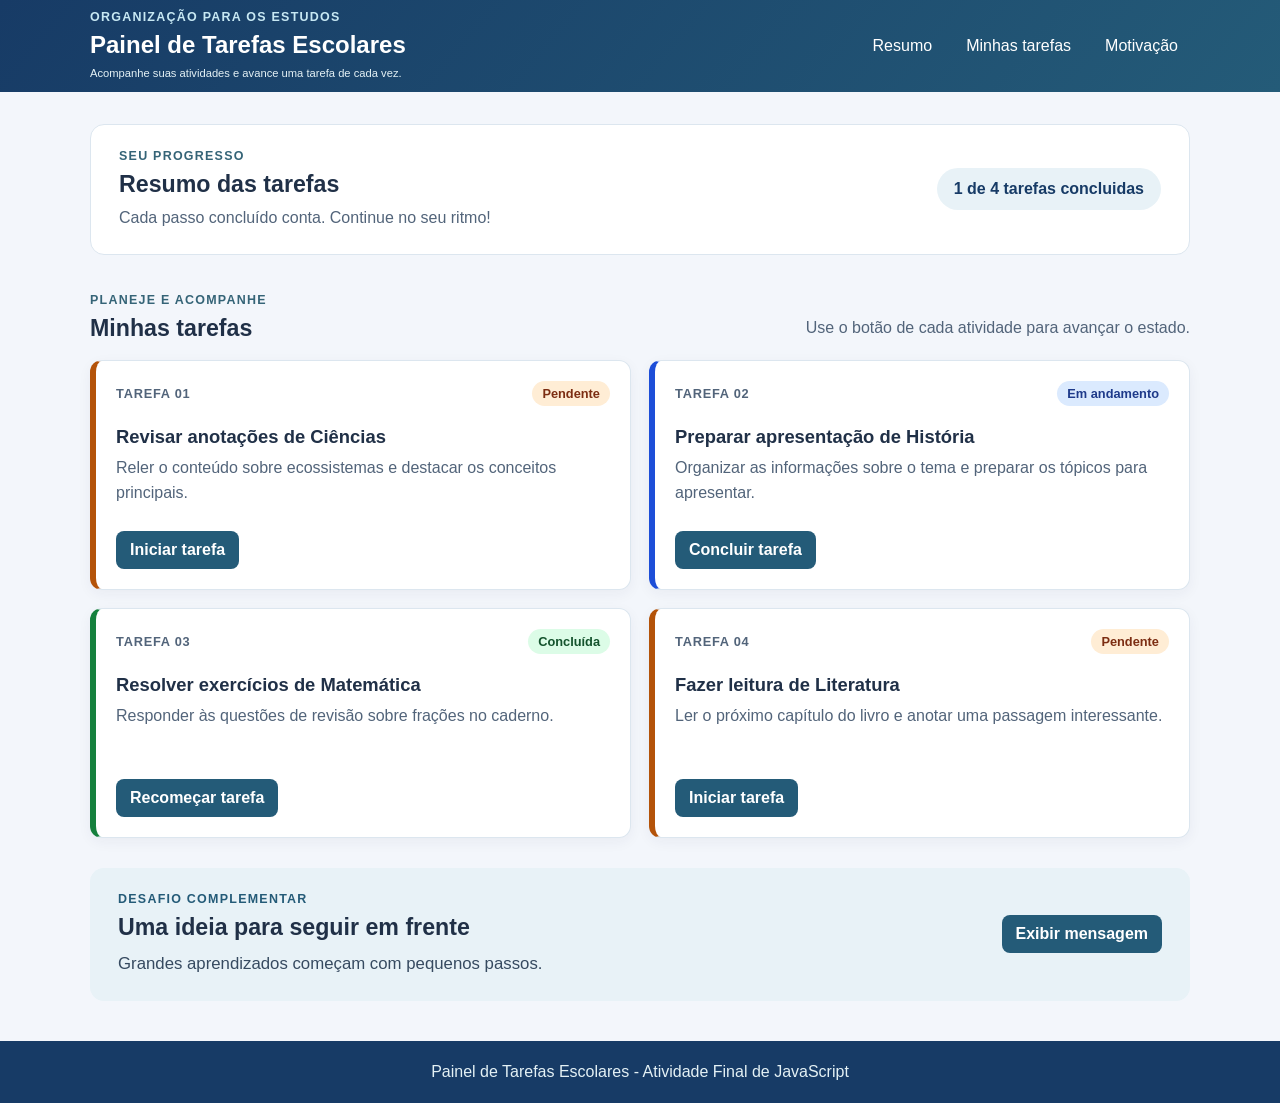
<file: atividade-javascript-final/index.html>
﻿<!DOCTYPE html>
<html lang="pt-BR">

<head>
    <meta charset="UTF-8">
    <meta name="viewport" content="width=device-width, initial-scale=1.0">
    <meta name="description" content="Organize e acompanhe o andamento de tarefas escolares.">
    <title>Atividade Final de JS - Painel de Tarefas Escolares</title>
    <link rel="stylesheet" href="css/estilos.css">
</head>

<body>
    <header class="cabecalho">
        <div class="cabecalho-conteudo">
            <div class="cabecalho-apresentacao">
                <p class="cabecalho-etiqueta">Organização para os estudos</p>
                <h1>Painel de Tarefas Escolares</h1>
                <p class="cabecalho-descricao">
                    Acompanhe suas atividades e avance uma tarefa de cada vez.
                </p>
            </div>

            <div class="navegacao">
                <nav class="menu-navegacao" id="menu-navegacao">
                    <a href="#resumo">Resumo</a>
                    <a href="#tarefas">Minhas tarefas</a>
                    <a href="#motivacao">Motivação</a>
                </nav>
            </div>
        </div>
    </header>

    <main class="conteudo">
        <section class="resumo" id="resumo">
            <div>
                <p class="secao-etiqueta">Seu progresso</p>
                <h2>Resumo das tarefas</h2>
                <p class="resumo-orientacao">Cada passo concluído conta. Continue no seu ritmo!</p>
            </div>
            <!-- No JavaScript, atualize este texto com a quantidade de tarefas concluídas. -->
            <p class="contador" id="contador-tarefas">
                1 de 4 tarefas concluídas
            </p>
        </section>

        <section class="secao-tarefas" id="tarefas">
            <div class="secao-cabecalho">
                <div>
                    <p class="secao-etiqueta">Planeje e acompanhe</p>
                    <h2>Minhas tarefas</h2>
                </div>
                <p class="secao-dica">Use o botão de cada atividade para avançar o estado.</p>
            </div>

            <div class="lista-tarefas">
                <!-- Cada article é um card. As classes tarefa-* indicam o estado inicial.
                     Em cada card, o JavaScript deverá atualizar o indicador e o botão. -->
                <article class="tarefa tarefa-pendente" id="tarefa-1">
                    <div class="tarefa-cabecalho">
                        <span class="tarefa-numero">Tarefa 01</span>
                        <!-- O JavaScript atualiza o texto e a classe estado-* deste indicador. -->
                        <span class="indicador-estado estado-pendente">Pendente</span>
                    </div>
                    <h3>Revisar anotações de Ciências</h3>
                    <p>Reler o conteúdo sobre ecossistemas e destacar os conceitos principais.</p>
                    <!-- Ao clicar, avance o estado deste card e atualize o contador. -->
                    <button class="botao-avancar" type="button">Iniciar tarefa</button>
                </article>

                <article class="tarefa tarefa-andamento" id="tarefa-2">
                    <div class="tarefa-cabecalho">
                        <span class="tarefa-numero">Tarefa 02</span>
                        <span class="indicador-estado estado-andamento">Em andamento</span>
                    </div>
                    <h3>Preparar apresentação de História</h3>
                    <p>Organizar as informações sobre o tema e preparar os tópicos para apresentar.</p>
                    <button class="botao-avancar" type="button">Concluir tarefa</button>
                </article>

                <article class="tarefa tarefa-concluida" id="tarefa-3">
                    <div class="tarefa-cabecalho">
                        <span class="tarefa-numero">Tarefa 03</span>
                        <span class="indicador-estado estado-concluida">Concluída</span>
                    </div>
                    <h3>Resolver exercícios de Matemática</h3>
                    <p>Responder às questões de revisão sobre frações no caderno.</p>
                    <button class="botao-avancar" type="button">Recomeçar tarefa</button>
                </article>

                <article class="tarefa tarefa-pendente" id="tarefa-4">
                    <div class="tarefa-cabecalho">
                        <span class="tarefa-numero">Tarefa 04</span>
                        <span class="indicador-estado estado-pendente">Pendente</span>
                    </div>
                    <h3>Fazer leitura de Literatura</h3>
                    <p>Ler o próximo capítulo do livro e anotar uma passagem interessante.</p>
                    <button class="botao-avancar" type="button">Iniciar tarefa</button>
                </article>
            </div>
        </section>

        <section class="motivacao" id="motivacao">
            <div class="motivacao-texto">
                <p class="secao-etiqueta">Desafio complementar</p>
                <h2>Uma ideia para seguir em frente</h2>
                <!-- O JavaScript pode substituir este texto por uma frase aleatória. -->
                <p class="mensagem-motivacional" id="mensagem-motivacional">
                    Grandes aprendizados começam com pequenos passos.
                </p>
            </div>
            <!-- Ao clicar, escolha e exiba uma mensagem motivacional. -->
            <button class="botao-motivacao" id="botao-motivacao" type="button">
                Exibir mensagem
            </button>
        </section>
    </main>

    <footer class="rodape">
        <p>Painel de Tarefas Escolares - Atividade Final de JavaScript</p>
    </footer>

    <script src="js/script.js"></script>
</body>

</html>
</file>
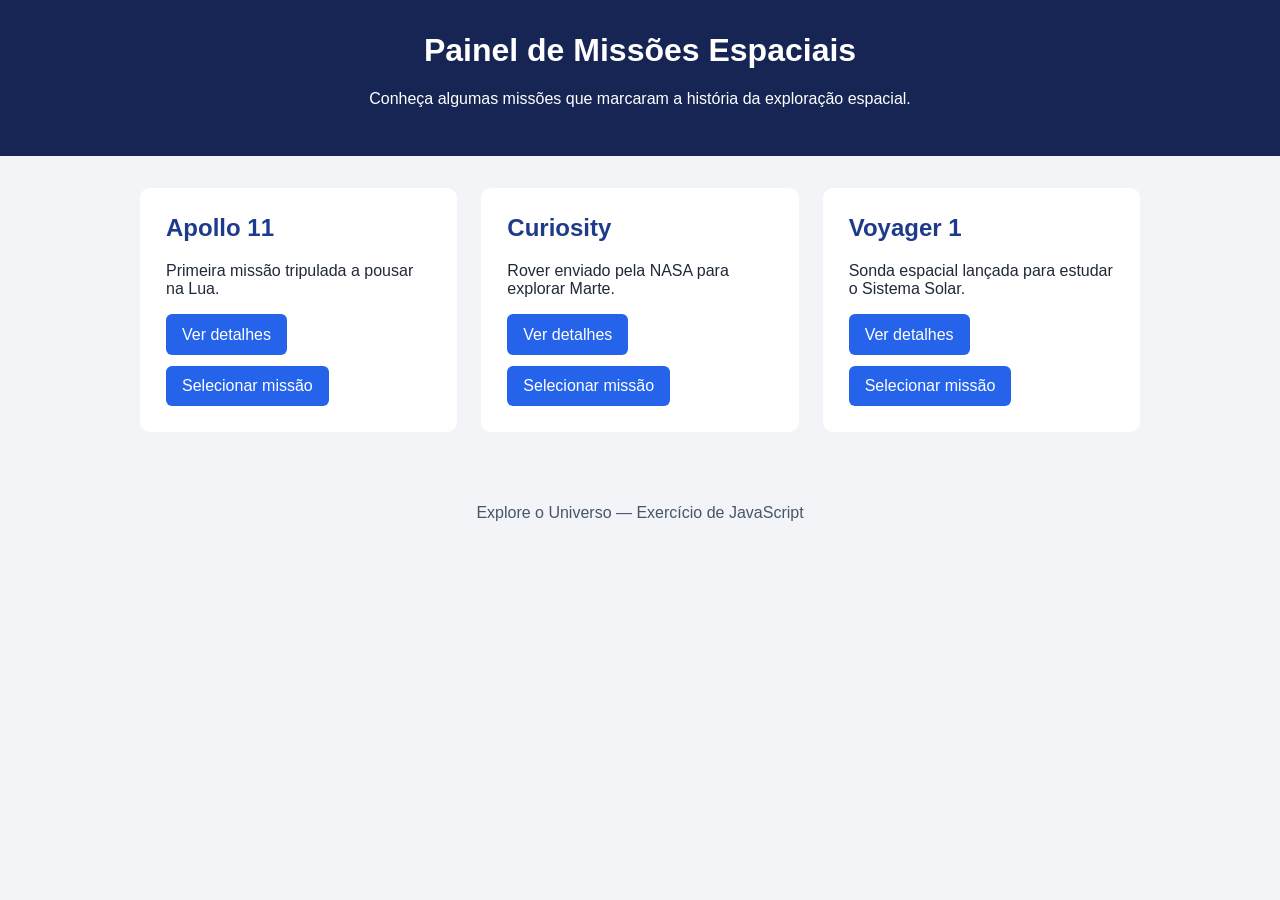
<file: exercicio04-javascript/index.html>
<!DOCTYPE html>
<html lang="pt-br">
<head>
    <meta charset="UTF-8">
    <meta name="viewport" content="width=device-width, initial-scale=1.0">
    <title>Painel de Missões Espaciais</title>
    <link rel="stylesheet" href="css/estilos.css">
</head>

<body>
    <header>
        <h1>Painel de Missões Espaciais</h1>
        <p>Conheça algumas missões que marcaram a história da exploração espacial. </p>
    </header>

    <main>
        <div class="lista-missoes">  
            <article class="missao">
                <h2>Apollo 11</h2>
                <p>Primeira missão tripulada a pousar na Lua.</p>
                
		<!-- Faça o parágrafo de detalhes começar escondido -->
                <p class="detalhes" hidden>
                    A Apollo 11 chegou à Lua em julho de 1969.
                    Neil Armstrong e Buzz Aldrin caminharam pela
                    superfície lunar.
                </p>

                <div class="acoes">
                    <button class="botao-detalhes">Ver detalhes</button>
                    <button class="botao-selecionar"> Selecionar missão </button>
                </div>
            </article>

            <article class="missao">
                <h2>Curiosity</h2>
                <p> Rover enviado pela NASA para explorar Marte. </p>
				
		<!-- Faça o parágrafo de detalhes começar escondido -->
                <p class="detalhes" hidden>
                    O rover Curiosity pousou em Marte em 2012
                    e investiga as condições ambientais e
                    geológicas do planeta.
                </p>
                
                <div class="acoes">
                    <button class="botao-detalhes">Ver detalhes</button>
                    <button class="botao-selecionar"> Selecionar missão</button>
                </div>
            </article>

            
            <article class="missao">
                <h2>Voyager 1</h2>
                <p>Sonda espacial lançada para estudar o Sistema Solar.</p>
                
		<!-- Faça o parágrafo de detalhes começar escondido -->
                <p class="detalhes" hidden>
                    A Voyager 1 foi lançada em 1977 e atualmente
                    está viajando pelo espaço interestelar.
                </p>
                
                <div class="acoes">
                    <button class="botao-detalhes">Ver detalhes</button>
                    <button class="botao-selecionar">Selecionar missão</button>
                </div>
            </article>

        </div>

    </main>
    
    <footer>
        <p>Explore o Universo — Exercício de JavaScript</p>
    </footer>


  <!-- NÃO SE ESQUEÇA DE ADICIONAR O JAVASCRIPT AQUI NO FINAL DA PÁGINA USANDO A TAG script -->

    <script src="js/script-exercicio.js"></script>

</body>

</html>
</file>
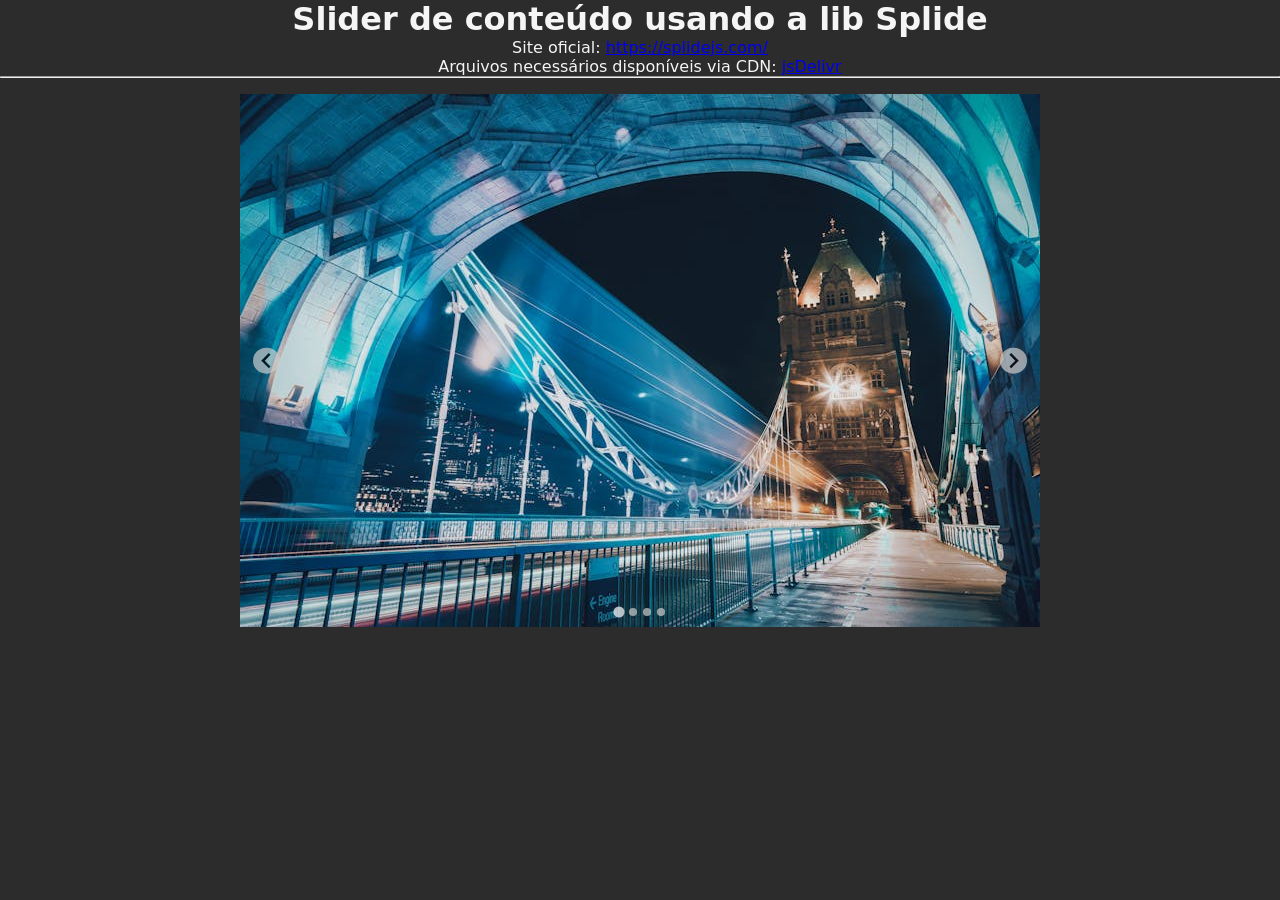
<file: slider/index.html>
<!DOCTYPE html>
<html lang="pt-br">

<head>
  <meta charset="UTF-8">
  <meta name="viewport" content="width=device-width, initial-scale=1.0">
  <title>Slider com Splide</title>
  <link rel="stylesheet" href="https://cdn.jsdelivr.net/npm/@splidejs/splide@4.1.4/dist/css/splide.min.css">
  <link rel="stylesheet" href="css/estilos.css">
</head>

<body>

  <h1>Slider de conteúdo usando a lib Splide</h1>
  <p>
    Site oficial:
    <a href="https://splidejs.com/" target="_blank">https://splidejs.com/</a>
  </p>
  <p>
    Arquivos necessários disponíveis via CDN:
    <a href="https://www.jsdelivr.com/package/npm/@splidejs/splide" target="_blank">jsDelivr</a>
  </p>

  <hr>

  <div class="slider">
      <section class="splide" aria-label="Splide Basic HTML Example">
        <div class="splide__track">
          <ul class="splide__list">
            <li class="splide__slide"><img src="imagens/slider-foto01.jpg" alt=""></li>
            <li class="splide__slide"><img src="imagens/slider-foto02.jpg" alt=""></li>
            <li class="splide__slide"><img src="imagens/slider-foto03.jpg" alt=""></li>
            <li class="splide__slide"><img src="imagens/slider-foto04.jpg" alt=""></li>
          </ul>
        </div>
      </section>
  </div>

<script src="https://cdn.jsdelivr.net/npm/@splidejs/splide@4.1.4/dist/js/splide.min.js"></script>
<script src="js/script.js"></script>
</body>

</html>
</file>
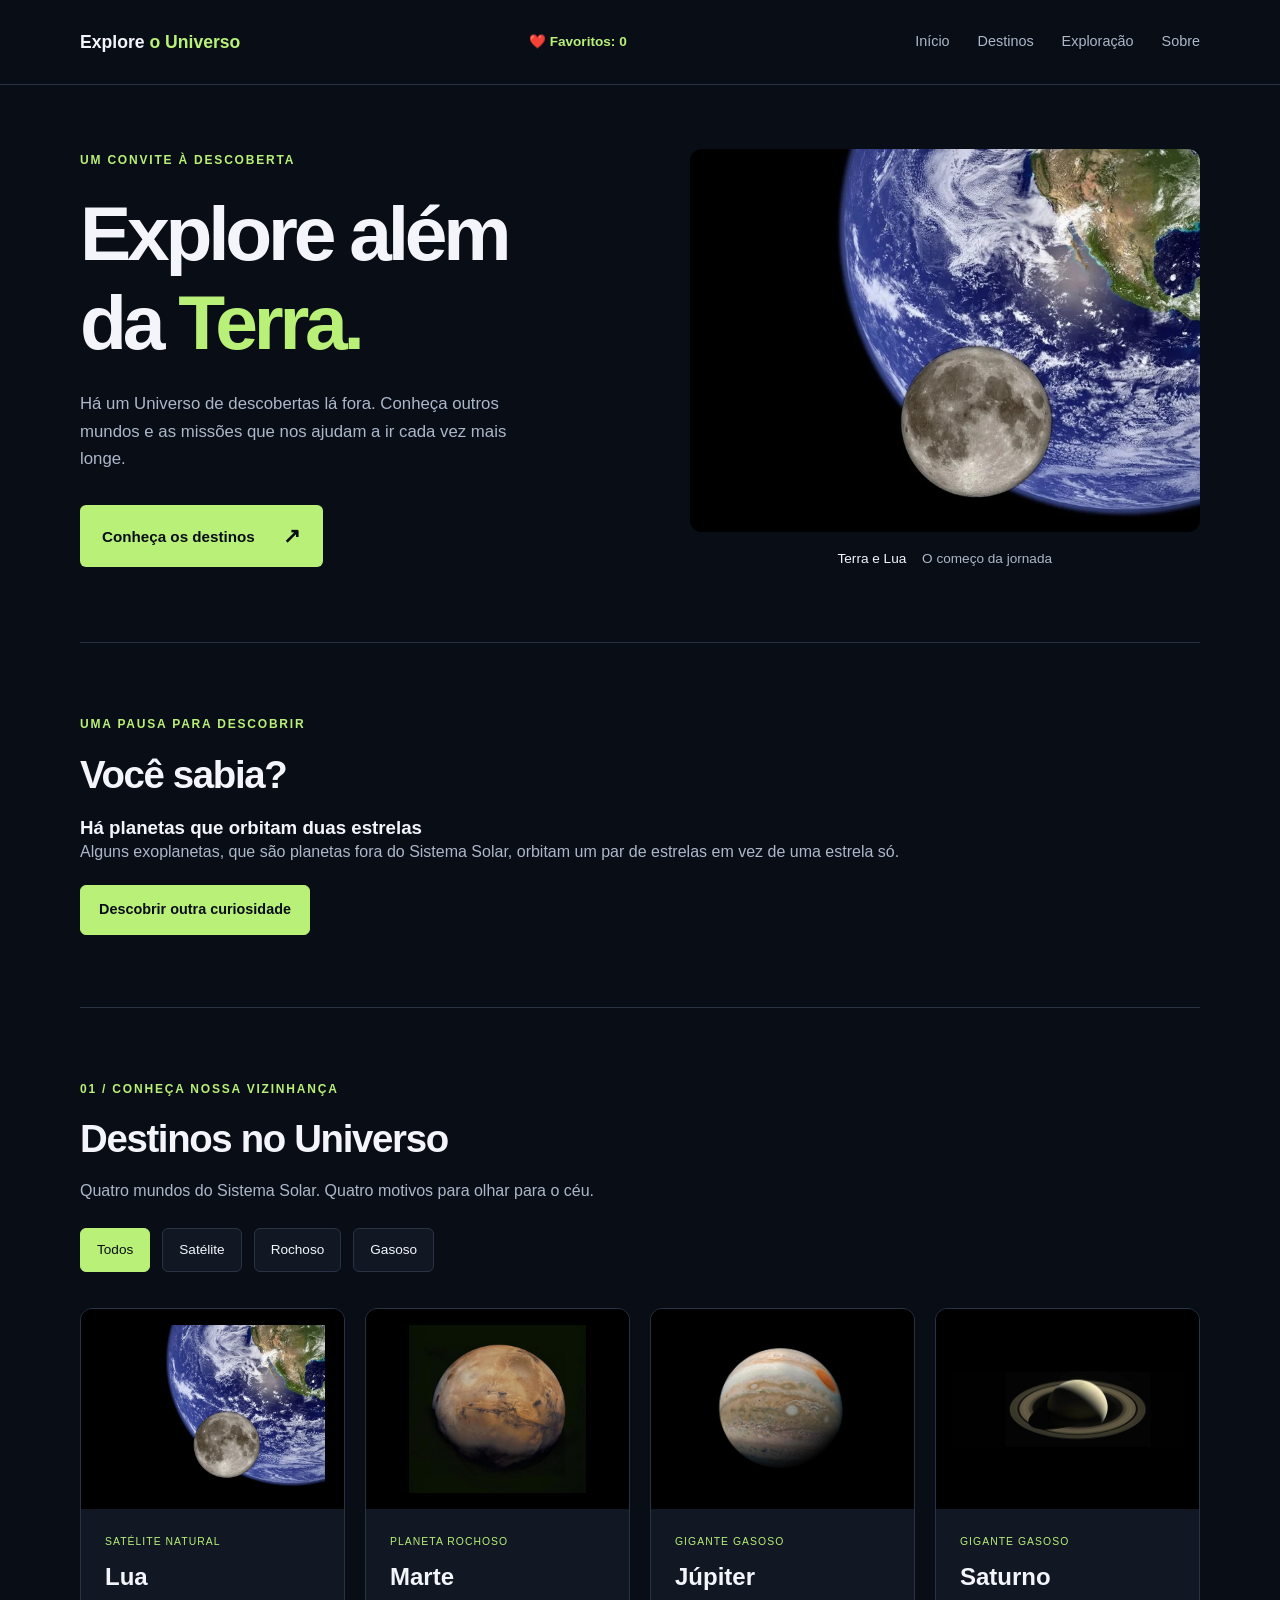
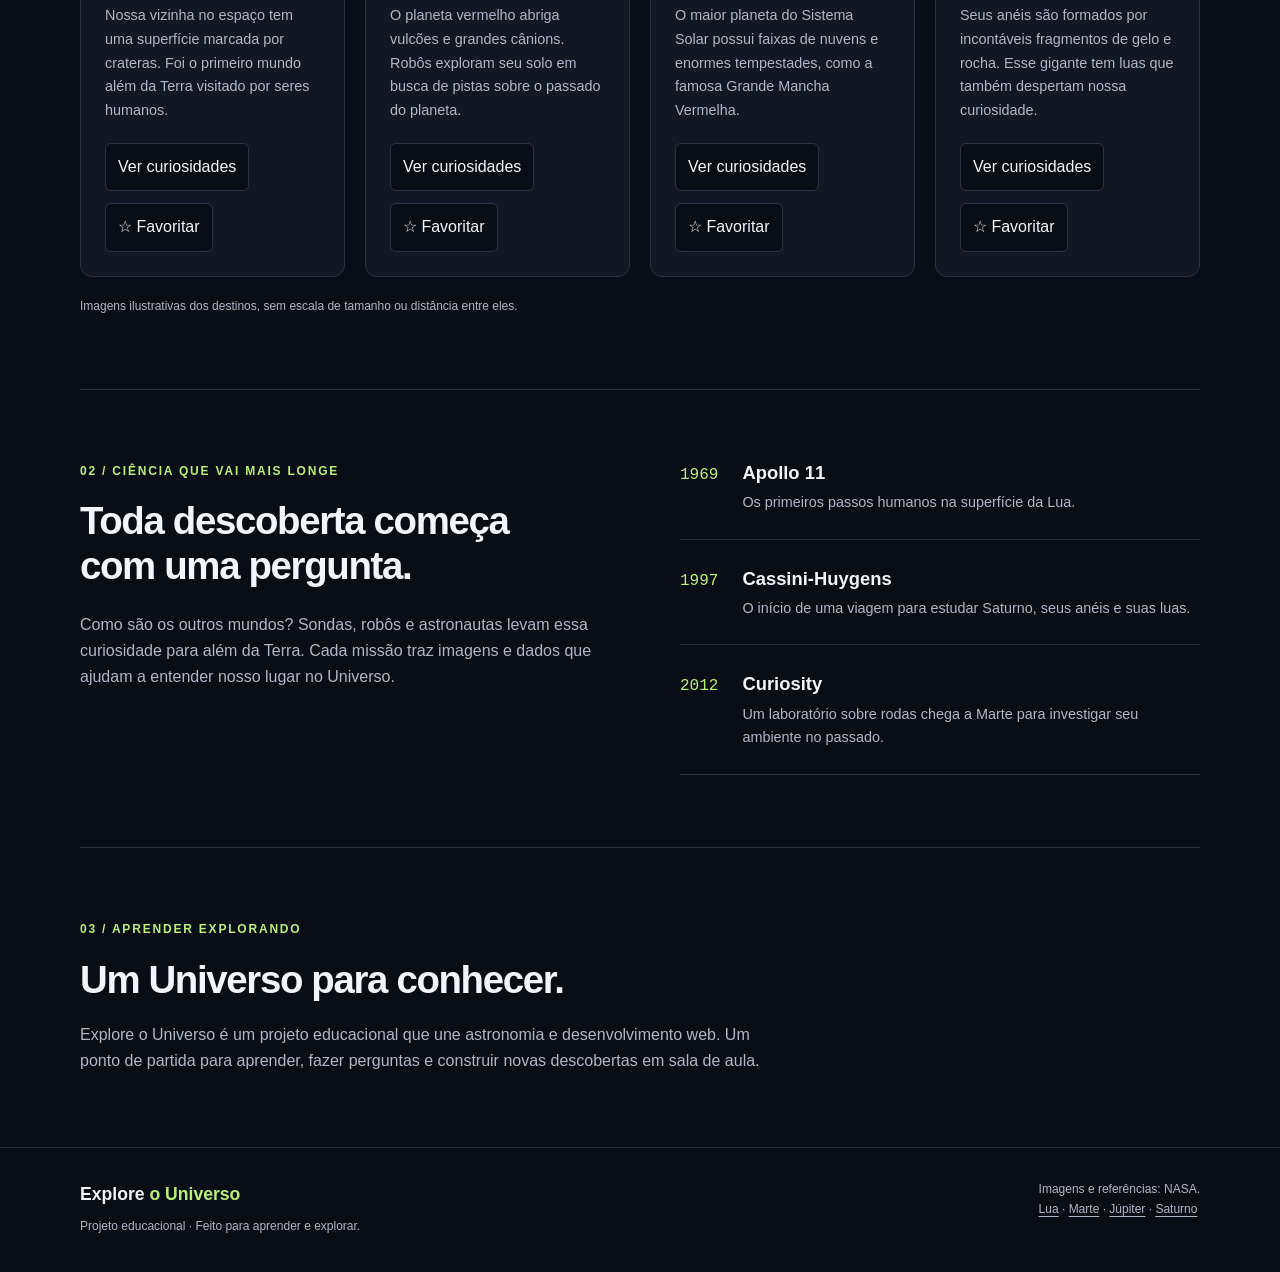
<file: versao 5/index.html>
<!DOCTYPE html>
<html lang="pt-BR">
<head>
  <meta charset="UTF-8">
  <meta name="viewport" content="width=device-width, initial-scale=1.0">
  <meta name="description" content="Conheça a Lua, Marte, Júpiter e Saturno e descubra um pouco da história da exploração espacial.">
  <title>Explore o Universo</title>
  <link rel="stylesheet" href="css/estilos.css">
</head>
<body>
  <header class="cabecalho">
    <div class="container cabecalho-conteudo">
      <h1 class="marca"><a href="#inicio">Explore <span>o Universo</span></a></h1>
      <p class="contador-favoritos">❤️ Favoritos: <span id="quantidade-favoritos">0</span></p>
      <button class="botao-menu" aria-expanded="false" aria-controls="navegacao-principal" type="button">☰ Menu</button>

      <nav aria-label="Navegação principal" id="navegacao-principal" class="navegacao-principal">
        <ul class="menu">
          <li><a href="#inicio">Início</a></li>
          <li><a href="#destinos">Destinos</a></li>
          <li><a href="#exploracao">Exploração</a></li>
          <li><a href="#sobre">Sobre</a></li>
        </ul>
      </nav>
    </div>
  </header>

  <main>
    <section class="destaque container" id="inicio" aria-labelledby="titulo-destaque">
      <div class="destaque-texto">
        <p class="etiqueta">Um convite à descoberta</p>
        <h2 id="titulo-destaque">Explore além<br>da <span>Terra.</span></h2>
        <p class="introducao">Há um Universo de descobertas lá fora. Conheça outros mundos e as missões que nos ajudam a ir cada vez mais longe.</p>
        <a class="botao" href="#destinos">Conheça os destinos <span aria-hidden="true">↗</span></a>
      </div>
      <figure class="destaque-imagem">
        <img src="img/lua.webp" alt="Composição mostrando a Lua em primeiro plano e a Terra ao fundo." width="1000" height="750">
        <figcaption>Terra e Lua <span>O começo da jornada</span></figcaption>
      </figure>
    </section>

    <section class="curiosidade-universo secao container" aria-labelledby="titulo-secao-curiosidade">
      <p class="etiqueta">Uma pausa para descobrir</p>
      <h2 id="titulo-secao-curiosidade">Você sabia?</h2>

      <div>
        <h3 id="titulo-curiosidade-aleatoria"></h3>
        <p id="explicacao-curiosidade-aleatoria"></p>

        <button type="button" class="botao-curiosidade-aleatoria">Descobrir outra curiosidade</button>
      </div>
    </section>

    <section class="destinos secao container" id="destinos" aria-labelledby="titulo-destinos">
      <p class="etiqueta">01 / Conheça nossa vizinhança</p>
      <h2 id="titulo-destinos">Destinos no Universo</h2>
      <p class="descricao-secao">Quatro mundos do Sistema Solar. Quatro motivos para olhar para o céu.</p>

      <!-- DIV com o papel/finalidade de um grupo de botões -->
      <!-- Usamos o aria-label para descrever/detalhar a finalidade
       desse grupo de botões -->
      <div class="filtros-destinos" role="group" aria-label="Filtrar destinos por categoria">
        <button data-filtro="todos" type="button" class="filtro-ativo" aria-pressed="true">Todos</button>
        <button data-filtro="satelite" type="button" aria-pressed="false">Satélite</button>
        <button data-filtro="rochoso" type="button" aria-pressed="false">Rochoso</button>
        <button data-filtro="gasoso" type="button" aria-pressed="false">Gasoso</button>
      </div>

      <div class="grade-destinos">
        <article class="card-destino" data-categoria="satelite">
          <img src="img/lua.webp" alt="Lua com áreas claras e escuras, em uma composição com a Terra ao fundo." width="760" height="570">
          <div class="card-conteudo">
            <p class="categoria">Satélite natural</p>
            <h3>Lua</h3>
            <p class="descricao-card">Nossa vizinha no espaço tem uma superfície marcada por crateras. Foi o primeiro mundo além da Terra visitado por seres humanos.</p>

            <!-- Atributos aria-* 
             Recursos importantes para sinalizar/avisar ferramentas/tecnologias
             de acessibilidade sobre diferentes estados dos elementos da página -->
            <div class="acoes-card">
              <button type="button" class="botao-curiosidade" aria-expanded="false" aria-controls="curiosidade-lua">
                Ver curiosidades
              </button>
              <button type="button" class="botao-favorito" aria-pressed="false">
                ☆ Favoritar
              </button>
            </div>

            <p class="curiosidade" id="curiosidade-lua" hidden>
              A Lua leva aproximadamente 27 dias para dar uma volta ao redor da Terra.
            </p>
          </div>
        </article>

        <article class="card-destino" data-categoria="rochoso">
          <img src="img/marte.jpg" alt="Marte visto do espaço, com superfície em tons avermelhados." width="506" height="480">
          <div class="card-conteudo">
            <p class="categoria">Planeta rochoso</p>
            <h3>Marte</h3>
            <p class="descricao-card">O planeta vermelho abriga vulcões e grandes cânions. Robôs exploram seu solo em busca de pistas sobre o passado do planeta.</p>

            <div class="acoes-card">
              <button type="button" class="botao-curiosidade" aria-expanded="false" aria-controls="curiosidade-marte">
                Ver curiosidades
              </button>
              <button type="button" class="botao-favorito" aria-pressed="false">
                ☆ Favoritar
              </button>
            </div>

            <p class="curiosidade" id="curiosidade-marte" hidden>
              Um dia em Marte dura cerca de 24 horas e 40 minutos.
            </p>
          </div>
        </article>

        <article class="card-destino" data-categoria="gasoso">
          <img src="img/jupiter.jpg" alt="Júpiter com faixas de nuvens e uma grande tempestade oval." width="750" height="750">
          <div class="card-conteudo">
            <p class="categoria">Gigante gasoso</p>
            <h3>Júpiter</h3>
            <p class="descricao-card">O maior planeta do Sistema Solar possui faixas de nuvens e enormes tempestades, como a famosa Grande Mancha Vermelha.</p>
            <div class="acoes-card">
              <button type="button" class="botao-curiosidade" aria-expanded="false" aria-controls="curiosidade-jupiter">
                Ver curiosidades
              </button>
              <button type="button" class="botao-favorito" aria-pressed="false">
                ☆ Favoritar
              </button>
            </div>
            <p class="curiosidade" id="curiosidade-jupiter" hidden>
              Júpiter leva cerca de 12 anos terrestres para completar uma volta ao redor do Sol.
            </p>
          </div>
        </article>

        <article class="card-destino" data-categoria="gasoso">
          <img src="img/saturno.jpg" alt="Saturno envolvido por seus amplos anéis, contra o fundo escuro do espaço." width="960" height="320">
          <div class="card-conteudo">
            <p class="categoria">Gigante gasoso</p>
            <h3>Saturno</h3>
            <p class="descricao-card">Seus anéis são formados por incontáveis fragmentos de gelo e rocha. Esse gigante tem luas que também despertam nossa curiosidade.</p>

            <div class="acoes-card">
              <button type="button" class="botao-curiosidade" aria-expanded="false" aria-controls="curiosidade-saturno">
                Ver curiosidades
              </button>
              <button type="button" class="botao-favorito" aria-pressed="false">
                ☆ Favoritar
              </button>
            </div>
            <p class="curiosidade" id="curiosidade-saturno" hidden>
              Saturno leva aproximadamente 29 anos terrestres para completar uma volta ao redor do Sol.
            </p>

          </div>
        </article>
      </div>
      <p class="nota">Imagens ilustrativas dos destinos, sem escala de tamanho ou distância entre eles.</p>
    </section>

    <section class="exploracao secao container" id="exploracao" aria-labelledby="titulo-exploracao">
      <div>
        <p class="etiqueta">02 / Ciência que vai mais longe</p>
        <h2 id="titulo-exploracao">Toda descoberta começa com uma pergunta.</h2>
        <p>Como são os outros mundos? Sondas, robôs e astronautas levam essa curiosidade para além da Terra. Cada missão traz imagens e dados que ajudam a entender nosso lugar no Universo.</p>
      </div>
      <ol class="missoes" aria-label="Marcos da exploração espacial">
        <li><span class="ano">1969</span><div><h3>Apollo 11</h3><p>Os primeiros passos humanos na superfície da Lua.</p></div></li>
        <li><span class="ano">1997</span><div><h3>Cassini-Huygens</h3><p>O início de uma viagem para estudar Saturno, seus anéis e suas luas.</p></div></li>
        <li><span class="ano">2012</span><div><h3>Curiosity</h3><p>Um laboratório sobre rodas chega a Marte para investigar seu ambiente no passado.</p></div></li>
      </ol>
    </section>

    <section class="sobre secao container" id="sobre" aria-labelledby="titulo-sobre">
      <p class="etiqueta">03 / Aprender explorando</p>
      <h2 id="titulo-sobre">Um Universo para conhecer.</h2>
      <p>Explore o Universo é um projeto educacional que une astronomia e desenvolvimento web. Um ponto de partida para aprender, fazer perguntas e construir novas descobertas em sala de aula.</p>
    </section>
  </main>

  <footer class="rodape">
    <div class="container rodape-conteudo">
      <div><p class="marca">Explore <span>o Universo</span></p><p class="texto-rodape">Projeto educacional · Feito para aprender e explorar.</p></div>
      <p class="creditos">Imagens e referências: NASA.<br>
        <a href="https://science.nasa.gov/moon/">Lua</a> ·
        <a href="https://science.nasa.gov/mars/">Marte</a> ·
        <a href="https://science.nasa.gov/jupiter/">Júpiter</a> ·
        <a href="https://science.nasa.gov/saturn/">Saturno</a>
      </p>
    </div>
  </footer>

  <script src="js/script.js"></script>  

</body>
</html>
</file>
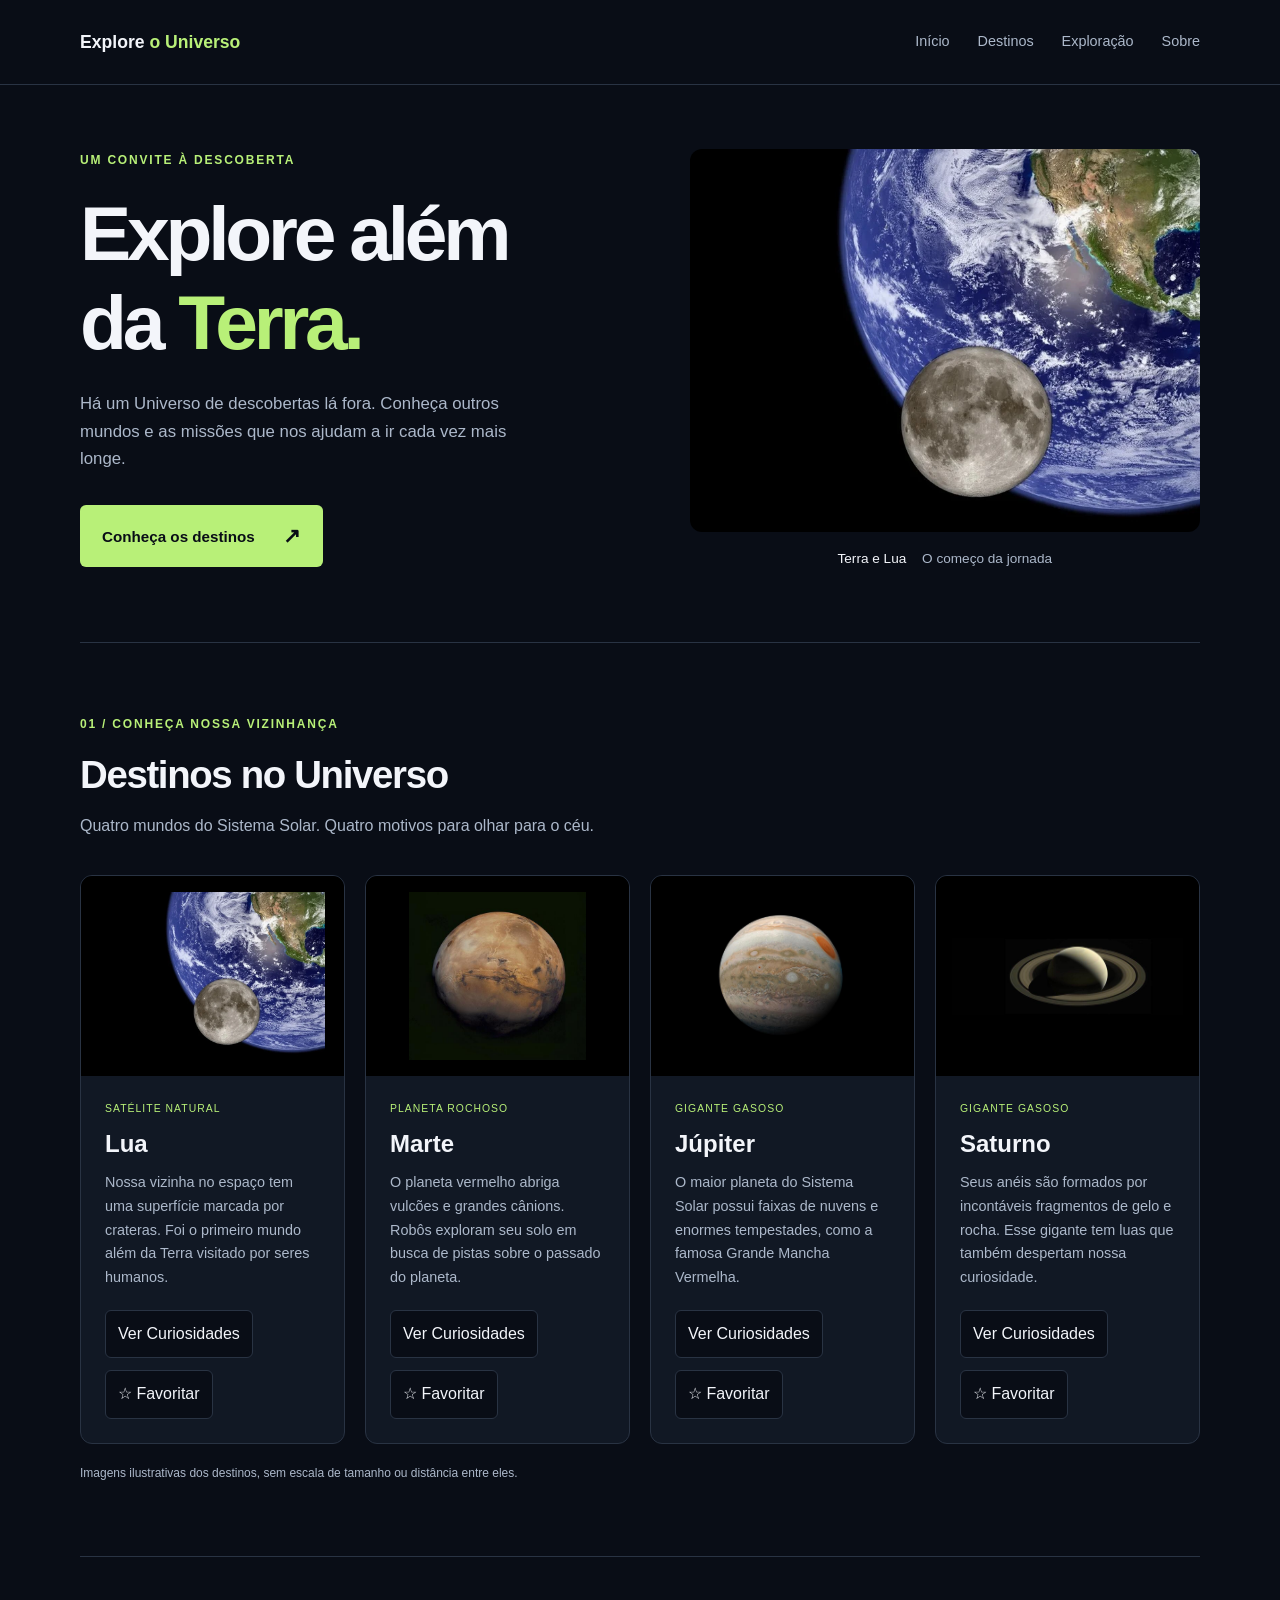
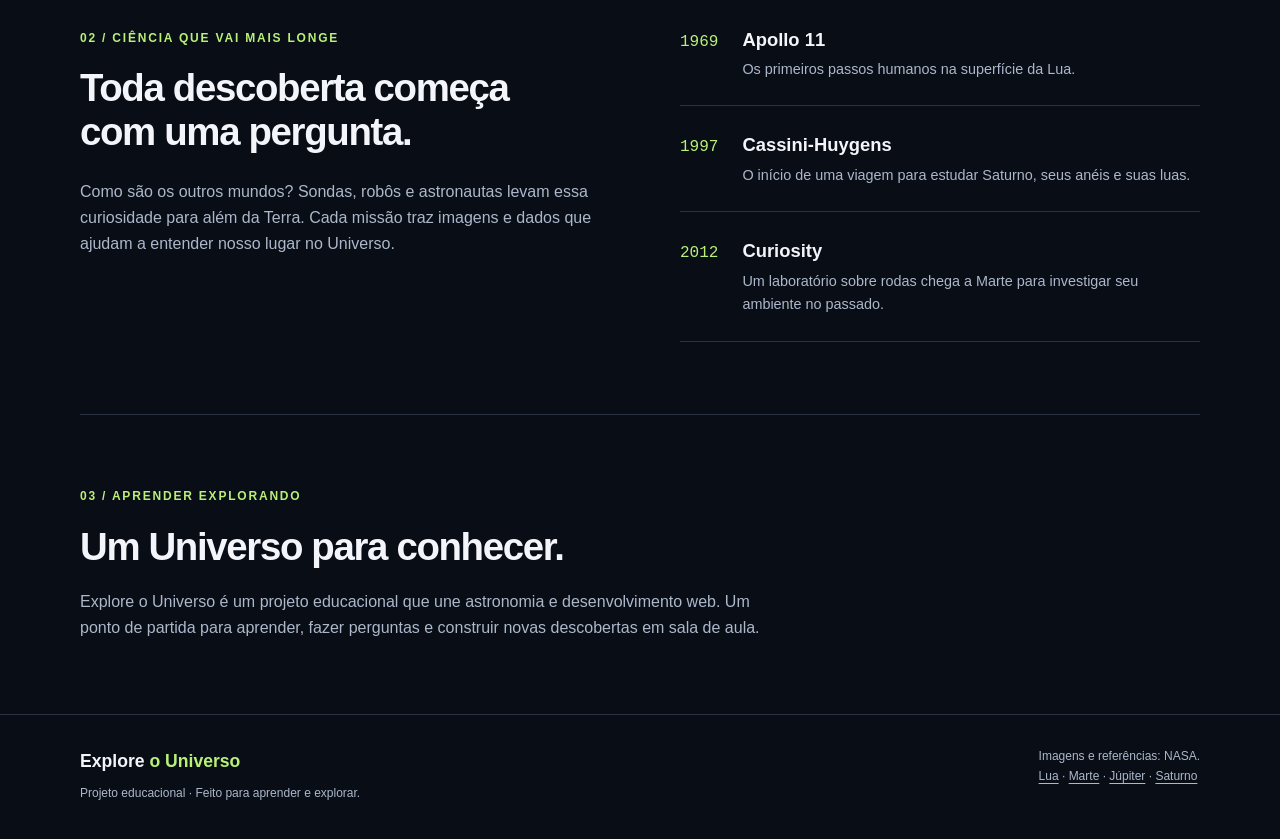
<file: versao0 - Copia/index.html>
<!DOCTYPE html>
<html lang="pt-BR">
<head>
  <meta charset="UTF-8">
  <meta name="viewport" content="width=device-width, initial-scale=1.0">
  <meta name="description" content="Conheça a Lua, Marte, Júpiter e Saturno e descubra um pouco da história da exploração espacial.">
  <title>Explore o Universo</title>
  <link rel="stylesheet" href="css/estilos.css">
</head>
<body>

  <header class="cabecalho">
    <div class="container cabecalho-conteudo">
      <h1 class="marca"><a href="#inicio">Explore <span>o Universo</span></a></h1>
      <nav aria-label="Navegação principal">
        <ul class="menu">
          <li><a href="#inicio">Início</a></li>
          <li><a href="#destinos">Destinos</a></li>
          <li><a href="#exploracao">Exploração</a></li>
          <li><a href="#sobre">Sobre</a></li>
        </ul>
      </nav>
    </div>
  </header>

  <main>
    <section class="destaque container" id="inicio" aria-labelledby="titulo-destaque">
      <div class="destaque-texto">
        <p class="etiqueta">Um convite à descoberta</p>
        <h2 id="titulo-destaque">Explore além<br>da <span>Terra.</span></h2>
        <p class="introducao">Há um Universo de descobertas lá fora. Conheça outros mundos e as missões que nos ajudam a ir cada vez mais longe.</p>
        <a class="botao" href="#destinos">Conheça os destinos <span aria-hidden="true">↗</span></a>
      </div>
      <figure class="destaque-imagem">
        <img src="img/lua.webp" alt="Composição mostrando a Lua em primeiro plano e a Terra ao fundo." width="1000" height="750">
        <figcaption>Terra e Lua <span>O começo da jornada</span></figcaption>
      </figure>
    </section>

    <section class="destinos secao container" id="destinos" aria-labelledby="titulo-destinos">
      <p class="etiqueta">01 / Conheça nossa vizinhança</p>
      <h2 id="titulo-destinos">Destinos no Universo</h2>
      <p class="descricao-secao">Quatro mundos do Sistema Solar. Quatro motivos para olhar para o céu.</p>

      <div class="grade-destinos">
        <article class="card-destino">
          <img src="img/lua.webp" alt="Lua com áreas claras e escuras, em uma composição com a Terra ao fundo." width="760" height="570">
          <div class="card-conteudo">
            <p class="categoria">Satélite natural</p>
            <h3>Lua</h3>
            <p class="descricao-card">Nossa vizinha no espaço tem uma superfície marcada por crateras. Foi o primeiro mundo além da Terra visitado por seres humanos.</p>

          <!-- Atributos aria 
           Recursos importantes para sinalizar/avisar ferramentas/tecnologias de acessibilidade sobre diferentes estados dos elementos da página-->

            <!-- Lua -->

            <div class="acoes-card">
                <button type="button" class="botao-curiosidade" aria-expanded="false" aria-controls="curiosidades-lua">
                  Ver Curiosidades
                </button>
                <button type="button" class="botao-favoritar">
                 ☆ Favoritar
                </button>
            </div>

            <p class="curiosidade" id="curiosidade-lua" hidden>
              A lua leva aproximadamente 27 dias para dar uma volta ao redor da Terra.
            </p>
          </div>
        </article>

        <!-- Marte -->

        <article class="card-destino">
          <img src="img/marte.jpg" alt="Marte visto do espaço, com superfície em tons avermelhados." width="506" height="480">
          <div class="card-conteudo">
            <p class="categoria">Planeta rochoso</p>
            <h3>Marte</h3>
            <p class="descricao-card">O planeta vermelho abriga vulcões e grandes cânions. Robôs exploram seu solo em busca de pistas sobre o passado do planeta.</p>
            
             <div class="acoes-card">
                <button type="button" class="botao-curiosidade" aria-expanded="false" aria-controls="curiosidades-marte">
                  Ver Curiosidades
                </button>
                <button type="button" class="botao-favoritar">
                  ☆ Favoritar
                </button>

            </div>
            <p class="curiosidade" id="curiosidade-marte" hidden>Um dia em Marte dura cerca de 24 horas e 40 minutos.</p>
          </div>

        </article>

        <!-- Júpiter -->

        <article class="card-destino">
          <img src="img/jupiter.jpg" alt="Júpiter com faixas de nuvens e uma grande tempestade oval." width="750" height="750">
          <div class="card-conteudo">
            <p class="categoria">Gigante gasoso</p>
            <h3>Júpiter</h3>
            <p class="descricao-card">O maior planeta do Sistema Solar possui faixas de nuvens e enormes tempestades, como a famosa Grande Mancha Vermelha.</p>
             <div class="acoes-card">
                <button type="button" class="botao-curiosidade" aria-expanded="false" aria-controls="curiosidades-jupiter">
                  Ver Curiosidades
                </button>
                <button type="button" class="botao-favoritar">
                  ☆ Favoritar
                </button>
            </div>
            <p class="curiosidade" id="curiosidade-jupiter" hidden>Júpiter leva cerca de 12 anos terrestres para completar uma volta ao redor do Sol.</p>
          </div>
        </article>

        <!-- Saturno -->

        <article class="card-destino">
          <img src="img/saturno.jpg" alt="Saturno envolvido por seus amplos anéis, contra o fundo escuro do espaço." width="960" height="320">
          <div class="card-conteudo">
            <p class="categoria">Gigante gasoso</p>
            <h3>Saturno</h3>
            <p class="descricao-card">Seus anéis são formados por incontáveis fragmentos de gelo e rocha. Esse gigante tem luas que também despertam nossa curiosidade.</p>

             <div class="acoes-card">
                <button type="button" class="botao-curiosidade" aria-expanded="false" aria-controls="curiosidades-saturno">
                  Ver Curiosidades
                </button>
                <button type="button" class="botao-favoritar">
                  ☆ Favoritar
                </button>

                <p class="curiosidade" id="curiosidade-saturno" hidden>Saturno leva aproximadamente 29 anos terrestres para completar uma volta ao redor do Sol.</p>
            </div>

          </div>
        </article>
      </div>
      <p class="nota">Imagens ilustrativas dos destinos, sem escala de tamanho ou distância entre eles.</p>
    </section>

    <section class="exploracao secao container" id="exploracao" aria-labelledby="titulo-exploracao">
      <div>
        <p class="etiqueta">02 / Ciência que vai mais longe</p>
        <h2 id="titulo-exploracao">Toda descoberta começa com uma pergunta.</h2>
        <p>Como são os outros mundos? Sondas, robôs e astronautas levam essa curiosidade para além da Terra. Cada missão traz imagens e dados que ajudam a entender nosso lugar no Universo.</p>
      </div>
      <ol class="missoes" aria-label="Marcos da exploração espacial">
        <li><span class="ano">1969</span><div><h3>Apollo 11</h3><p>Os primeiros passos humanos na superfície da Lua.</p></div></li>
        <li><span class="ano">1997</span><div><h3>Cassini-Huygens</h3><p>O início de uma viagem para estudar Saturno, seus anéis e suas luas.</p></div></li>
        <li><span class="ano">2012</span><div><h3>Curiosity</h3><p>Um laboratório sobre rodas chega a Marte para investigar seu ambiente no passado.</p></div></li>
      </ol>
    </section>

    <section class="sobre secao container" id="sobre" aria-labelledby="titulo-sobre">
      <p class="etiqueta">03 / Aprender explorando</p>
      <h2 id="titulo-sobre">Um Universo para conhecer.</h2>
      <p>Explore o Universo é um projeto educacional que une astronomia e desenvolvimento web. Um ponto de partida para aprender, fazer perguntas e construir novas descobertas em sala de aula.</p>
    </section>
  </main>

  <footer class="rodape">
    <div class="container rodape-conteudo">
      <div><p class="marca">Explore <span>o Universo</span></p><p class="texto-rodape">Projeto educacional · Feito para aprender e explorar.</p></div>
      <p class="creditos">Imagens e referências: NASA.<br>
        <a href="https://science.nasa.gov/moon/">Lua</a> ·
        <a href="https://science.nasa.gov/mars/">Marte</a> ·
        <a href="https://science.nasa.gov/jupiter/">Júpiter</a> ·
        <a href="https://science.nasa.gov/saturn/">Saturno</a>
      </p>
    </div>
  </footer>

<script src="js/script.js"></script>

</body>
</html>
</file>
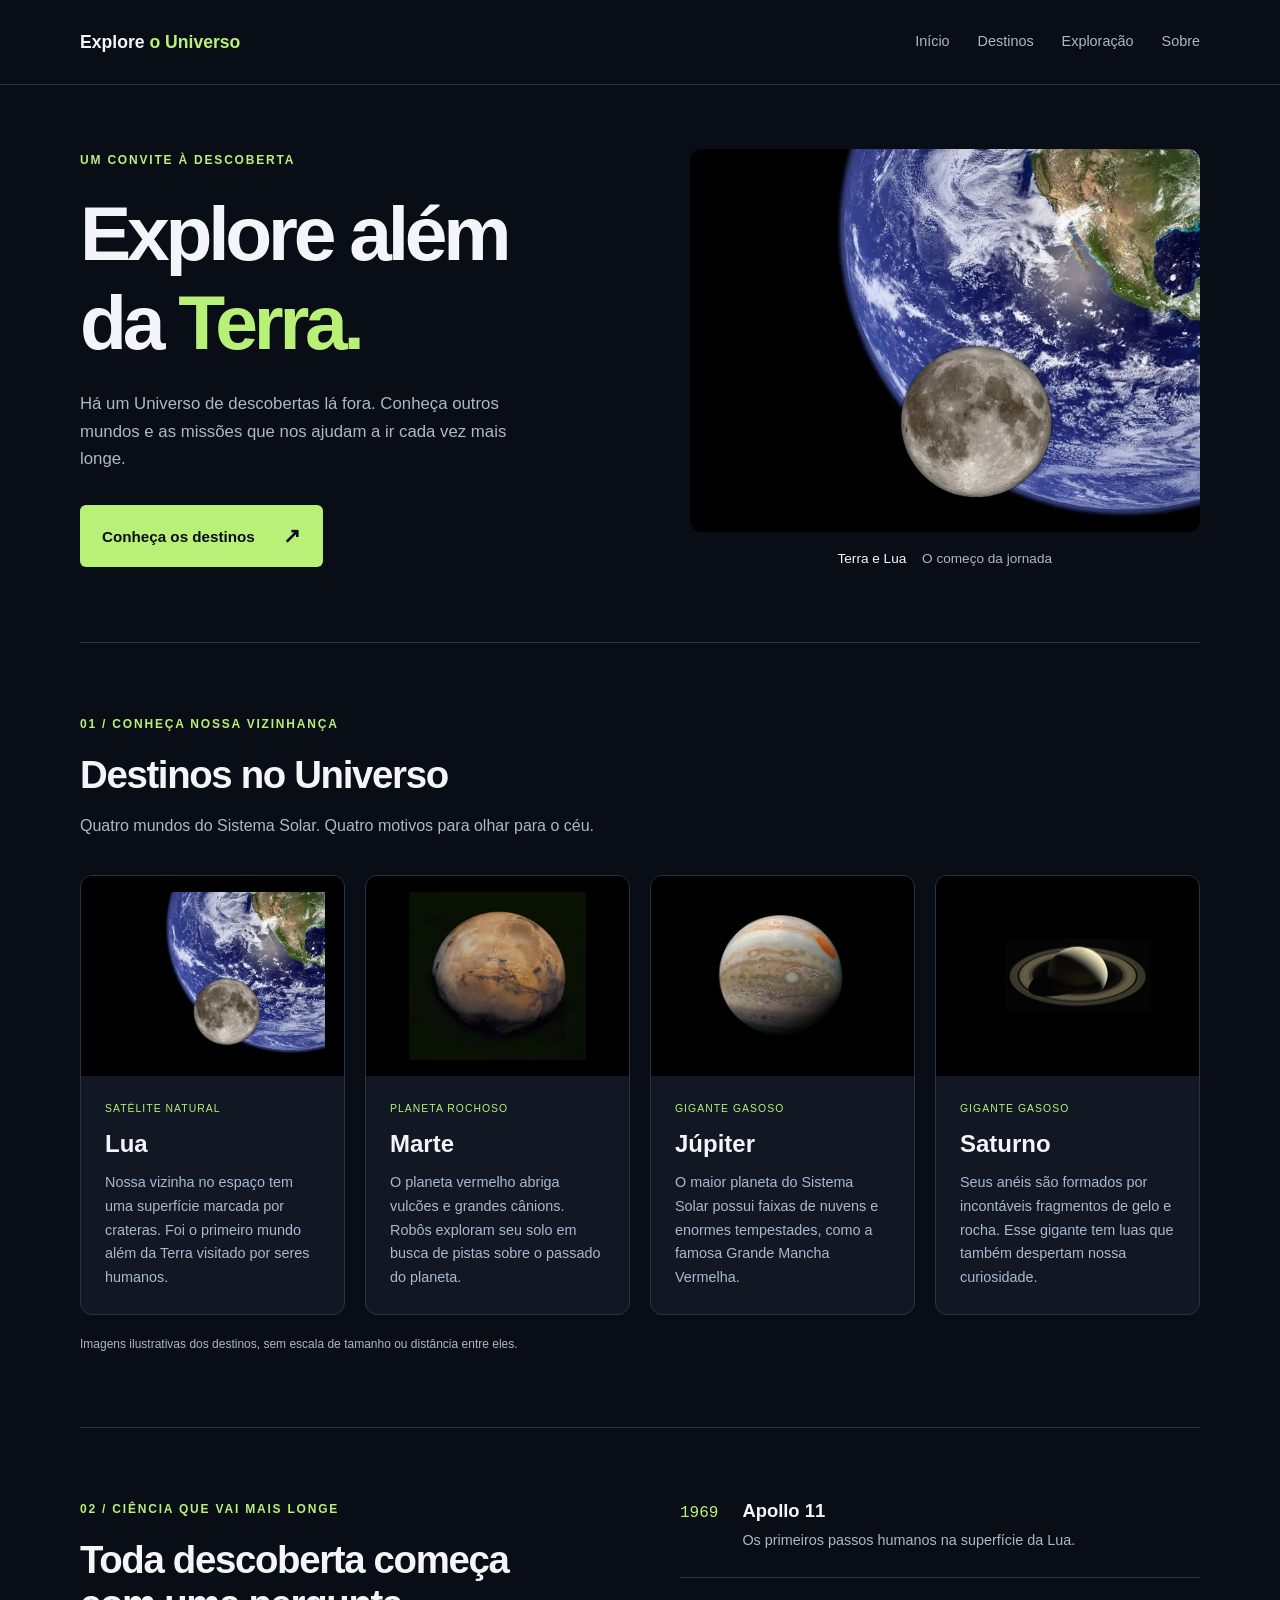
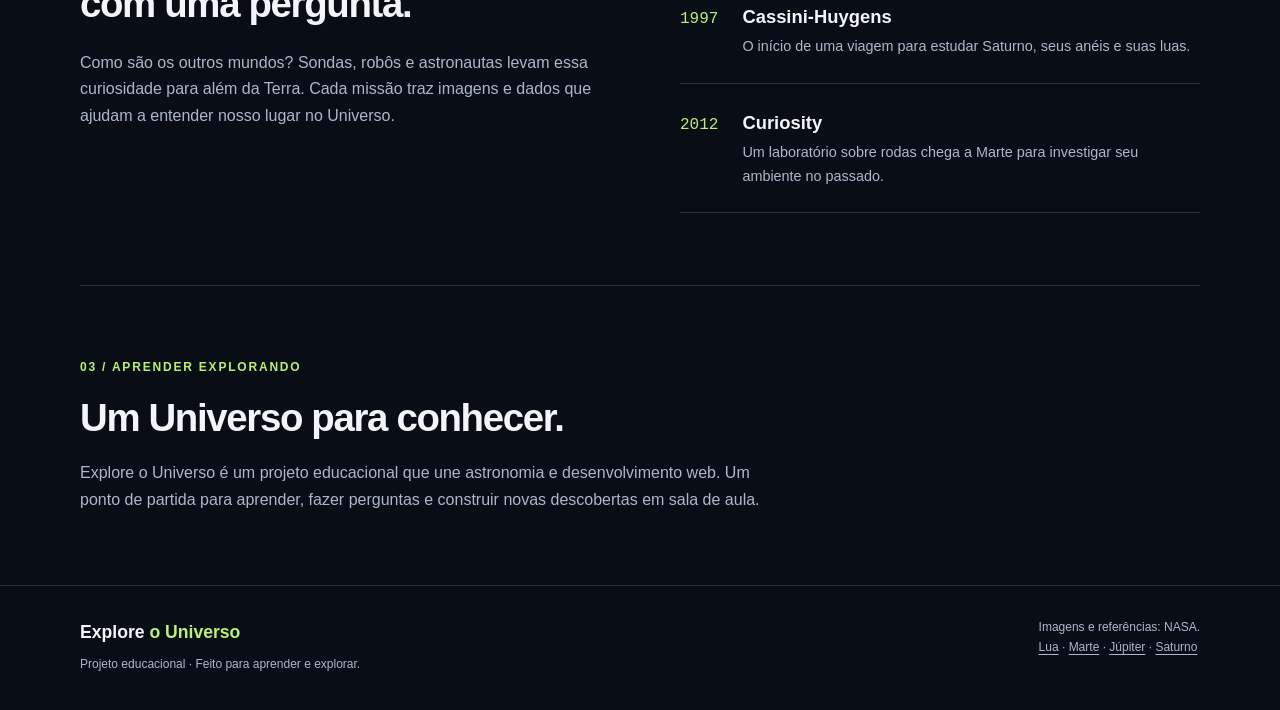
<file: versao0/index.html>
<!DOCTYPE html>
<html lang="pt-BR">
<head>
  <meta charset="UTF-8">
  <meta name="viewport" content="width=device-width, initial-scale=1.0">
  <meta name="description" content="Conheça a Lua, Marte, Júpiter e Saturno e descubra um pouco da história da exploração espacial.">
  <title>Explore o Universo</title>
  <link rel="stylesheet" href="css/estilos.css">
</head>
<body>
  <header class="cabecalho">
    <div class="container cabecalho-conteudo">
      <h1 class="marca"><a href="#inicio">Explore <span>o Universo</span></a></h1>
      <nav aria-label="Navegação principal">
        <ul class="menu">
          <li><a href="#inicio">Início</a></li>
          <li><a href="#destinos">Destinos</a></li>
          <li><a href="#exploracao">Exploração</a></li>
          <li><a href="#sobre">Sobre</a></li>
        </ul>
      </nav>
    </div>
  </header>

  <main>
    <section class="destaque container" id="inicio" aria-labelledby="titulo-destaque">
      <div class="destaque-texto">
        <p class="etiqueta">Um convite à descoberta</p>
        <h2 id="titulo-destaque">Explore além<br>da <span>Terra.</span></h2>
        <p class="introducao">Há um Universo de descobertas lá fora. Conheça outros mundos e as missões que nos ajudam a ir cada vez mais longe.</p>
        <a class="botao" href="#destinos">Conheça os destinos <span aria-hidden="true">↗</span></a>
      </div>
      <figure class="destaque-imagem">
        <img src="img/lua.webp" alt="Composição mostrando a Lua em primeiro plano e a Terra ao fundo." width="1000" height="750">
        <figcaption>Terra e Lua <span>O começo da jornada</span></figcaption>
      </figure>
    </section>

    <section class="destinos secao container" id="destinos" aria-labelledby="titulo-destinos">
      <p class="etiqueta">01 / Conheça nossa vizinhança</p>
      <h2 id="titulo-destinos">Destinos no Universo</h2>
      <p class="descricao-secao">Quatro mundos do Sistema Solar. Quatro motivos para olhar para o céu.</p>

      <div class="grade-destinos">
        <article class="card-destino">
          <img src="img/lua.webp" alt="Lua com áreas claras e escuras, em uma composição com a Terra ao fundo." width="760" height="570">
          <div class="card-conteudo">
            <p class="categoria">Satélite natural</p>
            <h3>Lua</h3>
            <p class="descricao-card">Nossa vizinha no espaço tem uma superfície marcada por crateras. Foi o primeiro mundo além da Terra visitado por seres humanos.</p>
          </div>
        </article>

        <article class="card-destino">
          <img src="img/marte.jpg" alt="Marte visto do espaço, com superfície em tons avermelhados." width="506" height="480">
          <div class="card-conteudo">
            <p class="categoria">Planeta rochoso</p>
            <h3>Marte</h3>
            <p class="descricao-card">O planeta vermelho abriga vulcões e grandes cânions. Robôs exploram seu solo em busca de pistas sobre o passado do planeta.</p>
          </div>
        </article>

        <article class="card-destino">
          <img src="img/jupiter.jpg" alt="Júpiter com faixas de nuvens e uma grande tempestade oval." width="750" height="750">
          <div class="card-conteudo">
            <p class="categoria">Gigante gasoso</p>
            <h3>Júpiter</h3>
            <p class="descricao-card">O maior planeta do Sistema Solar possui faixas de nuvens e enormes tempestades, como a famosa Grande Mancha Vermelha.</p>
          </div>
        </article>

        <article class="card-destino">
          <img src="img/saturno.jpg" alt="Saturno envolvido por seus amplos anéis, contra o fundo escuro do espaço." width="960" height="320">
          <div class="card-conteudo">
            <p class="categoria">Gigante gasoso</p>
            <h3>Saturno</h3>
            <p class="descricao-card">Seus anéis são formados por incontáveis fragmentos de gelo e rocha. Esse gigante tem luas que também despertam nossa curiosidade.</p>
          </div>
        </article>
      </div>
      <p class="nota">Imagens ilustrativas dos destinos, sem escala de tamanho ou distância entre eles.</p>
    </section>

    <section class="exploracao secao container" id="exploracao" aria-labelledby="titulo-exploracao">
      <div>
        <p class="etiqueta">02 / Ciência que vai mais longe</p>
        <h2 id="titulo-exploracao">Toda descoberta começa com uma pergunta.</h2>
        <p>Como são os outros mundos? Sondas, robôs e astronautas levam essa curiosidade para além da Terra. Cada missão traz imagens e dados que ajudam a entender nosso lugar no Universo.</p>
      </div>
      <ol class="missoes" aria-label="Marcos da exploração espacial">
        <li><span class="ano">1969</span><div><h3>Apollo 11</h3><p>Os primeiros passos humanos na superfície da Lua.</p></div></li>
        <li><span class="ano">1997</span><div><h3>Cassini-Huygens</h3><p>O início de uma viagem para estudar Saturno, seus anéis e suas luas.</p></div></li>
        <li><span class="ano">2012</span><div><h3>Curiosity</h3><p>Um laboratório sobre rodas chega a Marte para investigar seu ambiente no passado.</p></div></li>
      </ol>
    </section>

    <section class="sobre secao container" id="sobre" aria-labelledby="titulo-sobre">
      <p class="etiqueta">03 / Aprender explorando</p>
      <h2 id="titulo-sobre">Um Universo para conhecer.</h2>
      <p>Explore o Universo é um projeto educacional que une astronomia e desenvolvimento web. Um ponto de partida para aprender, fazer perguntas e construir novas descobertas em sala de aula.</p>
    </section>
  </main>

  <footer class="rodape">
    <div class="container rodape-conteudo">
      <div><p class="marca">Explore <span>o Universo</span></p><p class="texto-rodape">Projeto educacional · Feito para aprender e explorar.</p></div>
      <p class="creditos">Imagens e referências: NASA.<br>
        <a href="https://science.nasa.gov/moon/">Lua</a> ·
        <a href="https://science.nasa.gov/mars/">Marte</a> ·
        <a href="https://science.nasa.gov/jupiter/">Júpiter</a> ·
        <a href="https://science.nasa.gov/saturn/">Saturno</a>
      </p>
    </div>
  </footer>
</body>
</html>
</file>
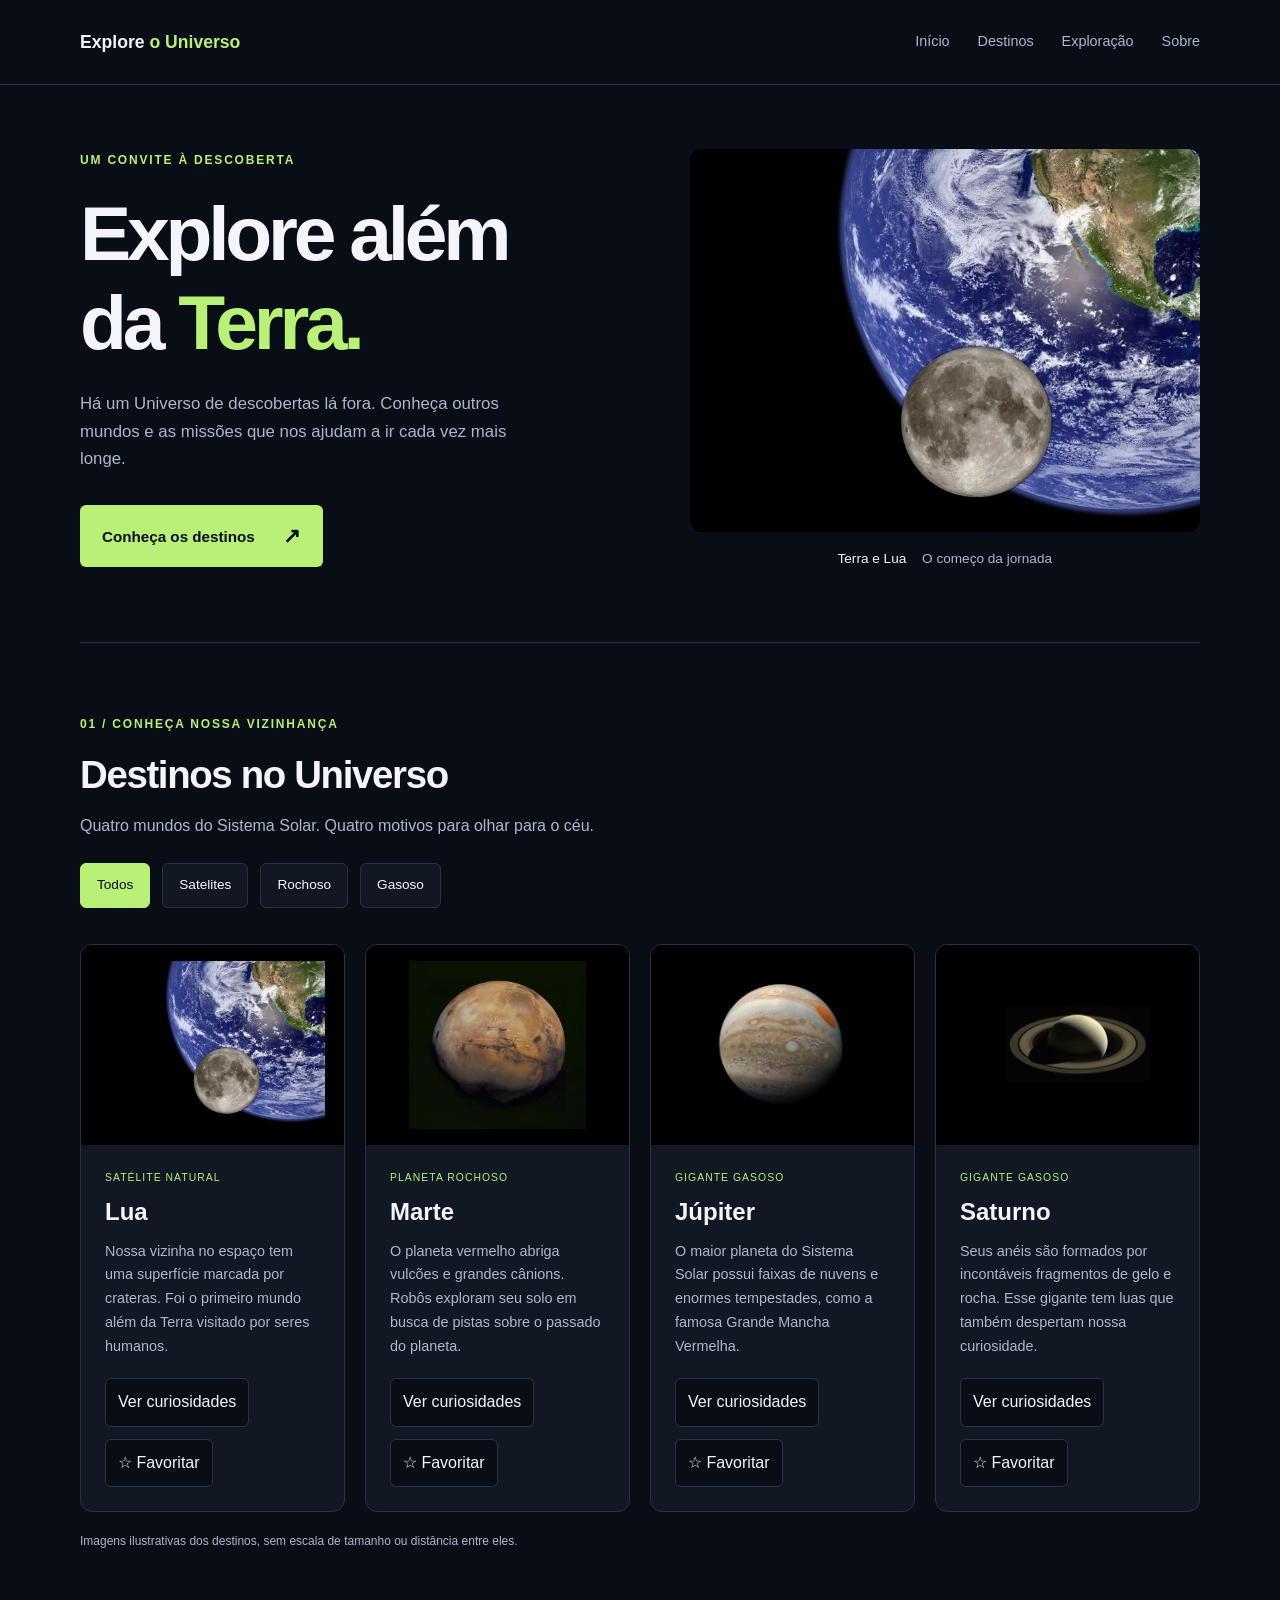
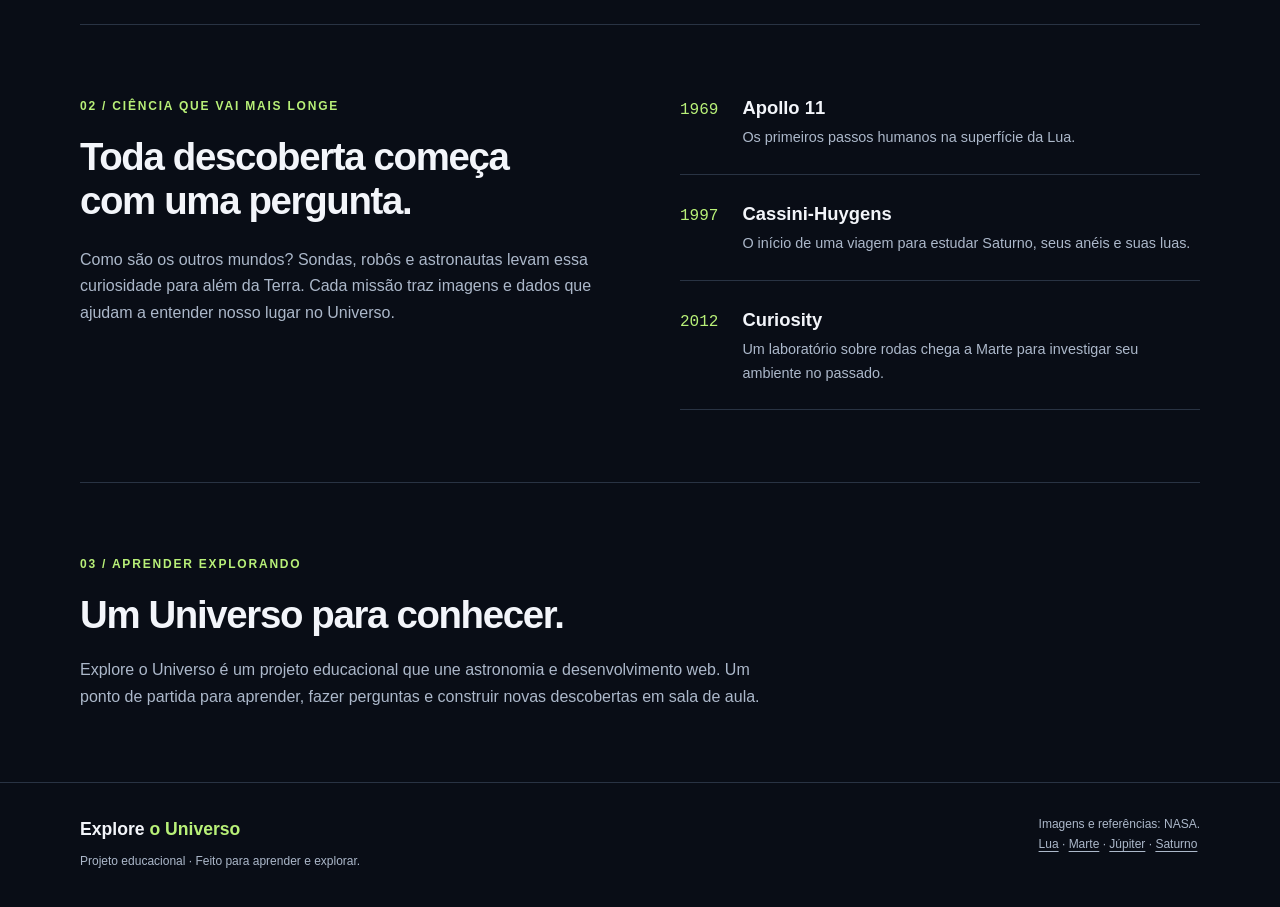
<file: versao2/index.html>
<!DOCTYPE html>
<html lang="pt-BR">
<head>
  <meta charset="UTF-8">
  <meta name="viewport" content="width=device-width, initial-scale=1.0">
  <meta name="description" content="Conheça a Lua, Marte, Júpiter e Saturno e descubra um pouco da história da exploração espacial.">
  <title>Explore o Universo</title>
  <link rel="stylesheet" href="css/estilos.css">
</head>
<body>
  <header class="cabecalho">
    <div class="container cabecalho-conteudo">
      <h1 class="marca"><a href="#inicio">Explore <span>o Universo</span></a></h1>
      <nav aria-label="Navegação principal">
        <ul class="menu">
          <li><a href="#inicio">Início</a></li>
          <li><a href="#destinos">Destinos</a></li>
          <li><a href="#exploracao">Exploração</a></li>
          <li><a href="#sobre">Sobre</a></li>
        </ul>
      </nav>
    </div>
  </header>
 
  <main>
    <section class="destaque container" id="inicio" aria-labelledby="titulo-destaque">
      <div class="destaque-texto">
        <p class="etiqueta">Um convite à descoberta</p>
        <h2 id="titulo-destaque">Explore além<br>da <span>Terra.</span></h2>
        <p class="introducao">Há um Universo de descobertas lá fora. Conheça outros mundos e as missões que nos ajudam a ir cada vez mais longe.</p>
        <a class="botao" href="#destinos">Conheça os destinos <span aria-hidden="true">↗</span></a>
      </div>
      <figure class="destaque-imagem">
        <img src="img/lua.webp" alt="Composição mostrando a Lua em primeiro plano e a Terra ao fundo." width="1000" height="750">
        <figcaption>Terra e Lua <span>O começo da jornada</span></figcaption>
      </figure>
    </section>
 
    <section class="destinos secao container" id="destinos" aria-labelledby="titulo-destinos">
      <p class="etiqueta">01 / Conheça nossa vizinhança</p>
      <h2 id="titulo-destinos">Destinos no Universo</h2>
      <p class="descricao-secao">Quatro mundos do Sistema Solar. Quatro motivos para olhar para o céu.</p>
 
      <div class="filtros-destinos" role="group" aria-label="Filtrar destinos por categoria">
 
        <button data-filtro="todos" type="button" aria-pressed="true" class="filtro-ativo">Todos</button>
 
        <button data-filtro="satelite" type="button" aria-pressed="false">Satelites</button>
 
        <button data-filtro="rochoso" type="button" aria-pressed="false">Rochoso</button>
 
        <button data-filtro="gasoso"type="button" aria-pressed="false">Gasoso</button>
      </div>
 
      <div class="grade-destinos">
        <article class="card-destino" data-categoria="satelite">
          <img src="img/lua.webp" alt="Lua com áreas claras e escuras, em uma composição com a Terra ao fundo." width="760" height="570">
          <div class="card-conteudo">
            <p class="categoria">Satélite natural</p>
            <h3>Lua</h3>
            <p class="descricao-card">Nossa vizinha no espaço tem uma superfície marcada por crateras. Foi o primeiro mundo além da Terra visitado por seres humanos.</p>
 
            <!-- Atributos aria-*
             Recursos importantes para sinalizar/avisar ferramentas/tecnologias
             de acessibilidade sobre diferentes estados dos elementos da página -->
            <div class="acoes-card">
              <button type="button" class="botao-curiosidade" aria-expanded="false" aria-controls="S-lua">
                Ver curiosidades
              </button>
              <button type="button" class="botao-favorito" aria-pressed="false">
                ☆ Favoritar
              </button>
            </div>
 
            <p class="curiosidade" id="curiosidade-lua" hidden>
              A Lua leva aproximadamente 27 dias para dar uma volta ao redor da Terra.
            </p>
          </div>
        </article>
 
        <article class="card-destino" data-categoria="rochoso">
          <img src="img/marte.jpg" alt="Marte visto do espaço, com superfície em tons avermelhados." width="506" height="480">
          <div class="card-conteudo">
            <p class="categoria">Planeta rochoso</p>
            <h3>Marte</h3>
            <p class="descricao-card">O planeta vermelho abriga vulcões e grandes cânions. Robôs exploram seu solo em busca de pistas sobre o passado do planeta.</p>
 
            <div class="acoes-card">
              <button type="button" class="botao-curiosidade" aria-expanded="false" aria-controls="curiosidade-marte">
                Ver curiosidades
              </button>
              <button type="button" class="botao-favorito" aria-pressed="false">
                ☆ Favoritar
              </button>
            </div>
 
            <p class="curiosidade" id="curiosidade-marte" hidden>
              Um dia em Marte dura cerca de 24 horas e 40 minutos.
            </p>
          </div>
        </article>
 
        <article class="card-destino" data-categoria="gasoso">
          <img src="img/jupiter.jpg" alt="Júpiter com faixas de nuvens e uma grande tempestade oval." width="750" height="750">
          <div class="card-conteudo">
            <p class="categoria">Gigante gasoso</p>
            <h3>Júpiter</h3>
            <p class="descricao-card">O maior planeta do Sistema Solar possui faixas de nuvens e enormes tempestades, como a famosa Grande Mancha Vermelha.</p>
            <div class="acoes-card">
              <button type="button" class="botao-curiosidade" aria-expanded="false" aria-controls="curiosidade-jupiter">
                Ver curiosidades
              </button>
              <button type="button" class="botao-favorito" aria-pressed="false">
                ☆ Favoritar
              </button>
            </div>
            <p class="curiosidade" id="curiosidade-jupiter" hidden>
              Júpiter leva cerca de 12 anos terrestres para completar uma volta ao redor do Sol.
            </p>
          </div>
        </article>
 
        <article class="card-destino" data-categoria="gasoso">
          <img src="img/saturno.jpg" alt="Saturno envolvido por seus amplos anéis, contra o fundo escuro do espaço." width="960" height="320">
          <div class="card-conteudo">
            <p class="categoria">Gigante gasoso</p>
            <h3>Saturno</h3>
            <p class="descricao-card">Seus anéis são formados por incontáveis fragmentos de gelo e rocha. Esse gigante tem luas que também despertam nossa curiosidade.</p>
 
            <div class="acoes-card">
              <button type="button" class="botao-curiosidade" aria-expanded="false" aria-controls="curiosidade-saturno">
                Ver curiosidades
              </button>
              <button type="button" class="botao-favorito" aria-pressed="false">
                ☆ Favoritar
              </button>
            </div>
            <p class="curiosidade" id="curiosidade-saturno" hidden>
              Saturno leva aproximadamente 29 anos terrestres para completar uma volta ao redor do Sol.
            </p>
 
          </div>
        </article>
      </div>
      <p class="nota">Imagens ilustrativas dos destinos, sem escala de tamanho ou distância entre eles.</p>
    </section>
 
    <section class="exploracao secao container" id="exploracao" aria-labelledby="titulo-exploracao">
      <div>
        <p class="etiqueta">02 / Ciência que vai mais longe</p>
        <h2 id="titulo-exploracao">Toda descoberta começa com uma pergunta.</h2>
        <p>Como são os outros mundos? Sondas, robôs e astronautas levam essa curiosidade para além da Terra. Cada missão traz imagens e dados que ajudam a entender nosso lugar no Universo.</p>
      </div>
      <ol class="missoes" aria-label="Marcos da exploração espacial">
        <li><span class="ano">1969</span><div><h3>Apollo 11</h3><p>Os primeiros passos humanos na superfície da Lua.</p></div></li>
        <li><span class="ano">1997</span><div><h3>Cassini-Huygens</h3><p>O início de uma viagem para estudar Saturno, seus anéis e suas luas.</p></div></li>
        <li><span class="ano">2012</span><div><h3>Curiosity</h3><p>Um laboratório sobre rodas chega a Marte para investigar seu ambiente no passado.</p></div></li>
      </ol>
    </section>
 
    <section class="sobre secao container" id="sobre" aria-labelledby="titulo-sobre">
      <p class="etiqueta">03 / Aprender explorando</p>
      <h2 id="titulo-sobre">Um Universo para conhecer.</h2>
      <p>Explore o Universo é um projeto educacional que une astronomia e desenvolvimento web. Um ponto de partida para aprender, fazer perguntas e construir novas descobertas em sala de aula.</p>
    </section>
  </main>
 
  <footer class="rodape">
    <div class="container rodape-conteudo">
      <div><p class="marca">Explore <span>o Universo</span></p><p class="texto-rodape">Projeto educacional · Feito para aprender e explorar.</p></div>
      <p class="creditos">Imagens e referências: NASA.<br>
        <a href="https://science.nasa.gov/moon/">Lua</a> ·
        <a href="https://science.nasa.gov/mars/">Marte</a> ·
        <a href="https://science.nasa.gov/jupiter/">Júpiter</a> ·
        <a href="https://science.nasa.gov/saturn/">Saturno</a>
      </p>
    </div>
  </footer>
 
  <script src="js/script.js"></script>  
 
</body>
</html>
</file>
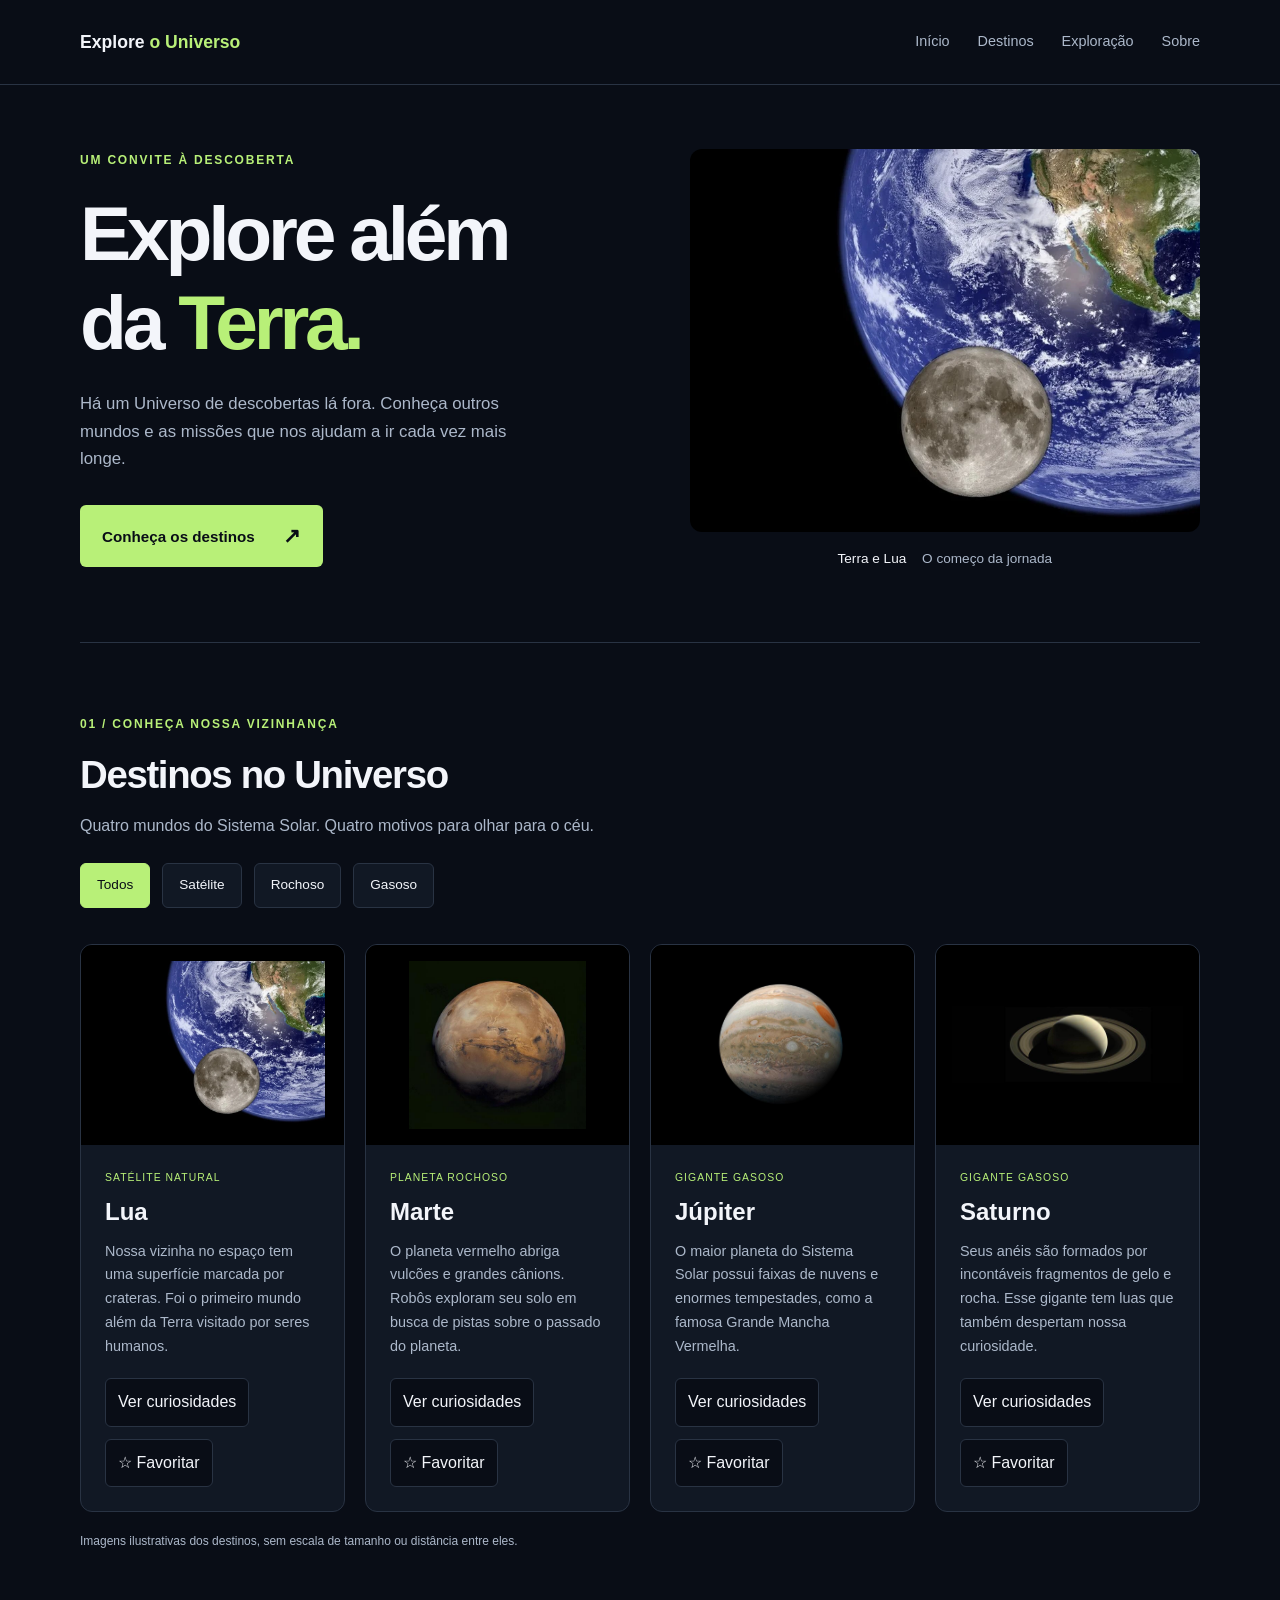
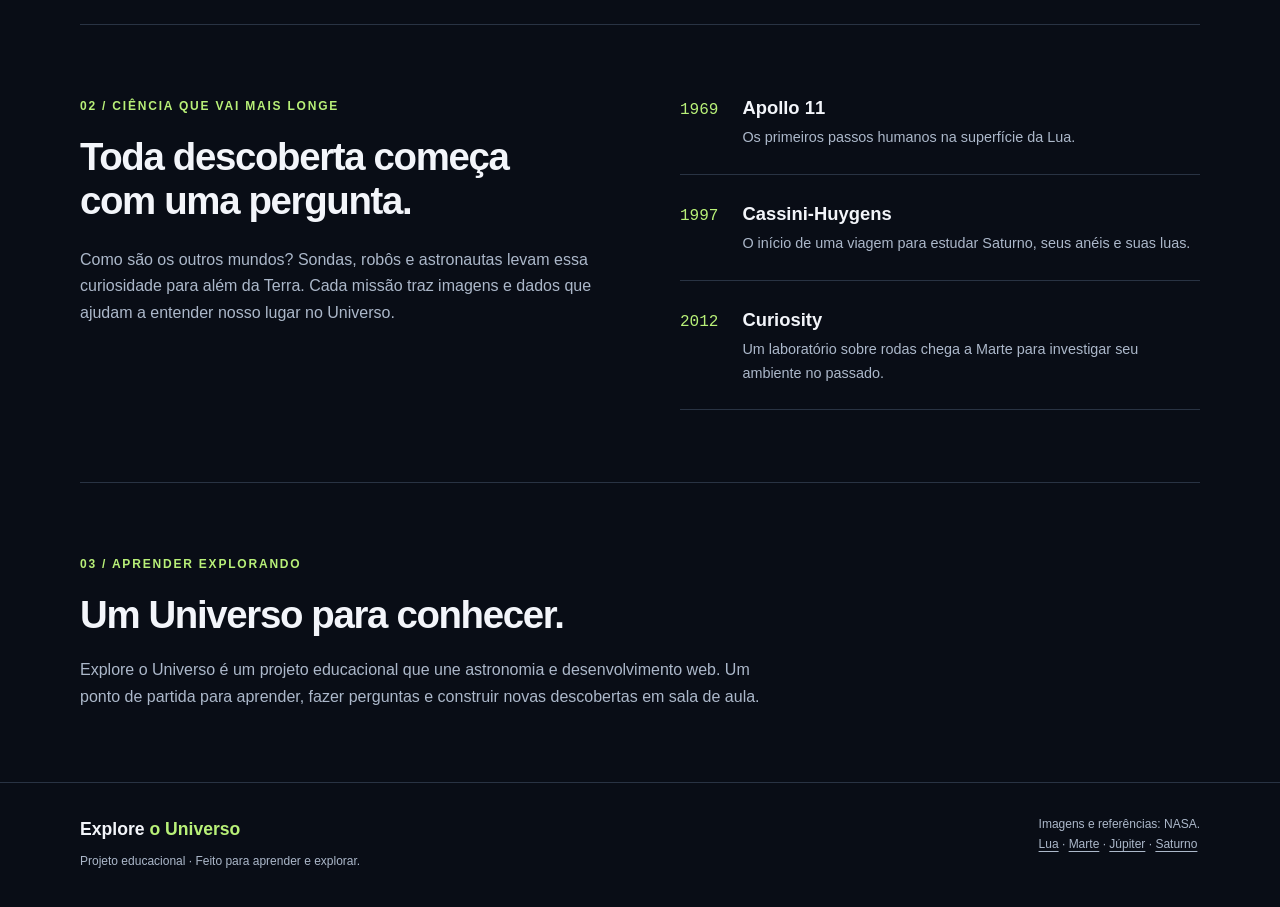
<file: versao3/index.html>
<!DOCTYPE html>
<html lang="pt-BR">
<head>
  <meta charset="UTF-8">
  <meta name="viewport" content="width=device-width, initial-scale=1.0">
  <meta name="description" content="Conheça a Lua, Marte, Júpiter e Saturno e descubra um pouco da história da exploração espacial.">
  <title>Explore o Universo</title>
  <link rel="stylesheet" href="css/estilos.css">
</head>
<body>
  <header class="cabecalho">
    <div class="container cabecalho-conteudo">
      <h1 class="marca"><a href="#inicio">Explore <span>o Universo</span></a></h1>
      
      <button class="botao-menu" aria-expanded="false" aria-controls="navegacao-principal" type="button">☰ Menu</button>

      <nav aria-label="Navegação principal" id="navegacao-principal" class="navegacao-principal">
        <ul class="menu">
          <li><a href="#inicio">Início</a></li>
          <li><a href="#destinos">Destinos</a></li>
          <li><a href="#exploracao">Exploração</a></li>
          <li><a href="#sobre">Sobre</a></li>
        </ul>
      </nav>
    </div>
  </header>

  <main>
    <section class="destaque container" id="inicio" aria-labelledby="titulo-destaque">
      <div class="destaque-texto">
        <p class="etiqueta">Um convite à descoberta</p>
        <h2 id="titulo-destaque">Explore além<br>da <span>Terra.</span></h2>
        <p class="introducao">Há um Universo de descobertas lá fora. Conheça outros mundos e as missões que nos ajudam a ir cada vez mais longe.</p>
        <a class="botao" href="#destinos">Conheça os destinos <span aria-hidden="true">↗</span></a>
      </div>
      <figure class="destaque-imagem">
        <img src="img/lua.webp" alt="Composição mostrando a Lua em primeiro plano e a Terra ao fundo." width="1000" height="750">
        <figcaption>Terra e Lua <span>O começo da jornada</span></figcaption>
      </figure>
    </section>

    <section class="destinos secao container" id="destinos" aria-labelledby="titulo-destinos">
      <p class="etiqueta">01 / Conheça nossa vizinhança</p>
      <h2 id="titulo-destinos">Destinos no Universo</h2>
      <p class="descricao-secao">Quatro mundos do Sistema Solar. Quatro motivos para olhar para o céu.</p>

      <!-- DIV com o papel/finalidade de um grupo de botões -->
      <!-- Usamos o aria-label para descrever/detalhar a finalidade
       desse grupo de botões -->
      <div class="filtros-destinos" role="group" aria-label="Filtrar destinos por categoria">
        <button data-filtro="todos" type="button" class="filtro-ativo" aria-pressed="true">Todos</button>
        <button data-filtro="satelite" type="button" aria-pressed="false">Satélite</button>
        <button data-filtro="rochoso" type="button" aria-pressed="false">Rochoso</button>
        <button data-filtro="gasoso" type="button" aria-pressed="false">Gasoso</button>
      </div>

      <div class="grade-destinos">
        <article class="card-destino" data-categoria="satelite">
          <img src="img/lua.webp" alt="Lua com áreas claras e escuras, em uma composição com a Terra ao fundo." width="760" height="570">
          <div class="card-conteudo">
            <p class="categoria">Satélite natural</p>
            <h3>Lua</h3>
            <p class="descricao-card">Nossa vizinha no espaço tem uma superfície marcada por crateras. Foi o primeiro mundo além da Terra visitado por seres humanos.</p>

            <!-- Atributos aria-* 
             Recursos importantes para sinalizar/avisar ferramentas/tecnologias
             de acessibilidade sobre diferentes estados dos elementos da página -->
            <div class="acoes-card">
              <button type="button" class="botao-curiosidade" aria-expanded="false" aria-controls="curiosidade-lua">
                Ver curiosidades
              </button>
              <button type="button" class="botao-favorito" aria-pressed="false">
                ☆ Favoritar
              </button>
            </div>

            <p class="curiosidade" id="curiosidade-lua" hidden>
              A Lua leva aproximadamente 27 dias para dar uma volta ao redor da Terra.
            </p>
          </div>
        </article>

        <article class="card-destino" data-categoria="rochoso">
          <img src="img/marte.jpg" alt="Marte visto do espaço, com superfície em tons avermelhados." width="506" height="480">
          <div class="card-conteudo">
            <p class="categoria">Planeta rochoso</p>
            <h3>Marte</h3>
            <p class="descricao-card">O planeta vermelho abriga vulcões e grandes cânions. Robôs exploram seu solo em busca de pistas sobre o passado do planeta.</p>

            <div class="acoes-card">
              <button type="button" class="botao-curiosidade" aria-expanded="false" aria-controls="curiosidade-marte">
                Ver curiosidades
              </button>
              <button type="button" class="botao-favorito" aria-pressed="false">
                ☆ Favoritar
              </button>
            </div>

            <p class="curiosidade" id="curiosidade-marte" hidden>
              Um dia em Marte dura cerca de 24 horas e 40 minutos.
            </p>
          </div>
        </article>

        <article class="card-destino" data-categoria="gasoso">
          <img src="img/jupiter.jpg" alt="Júpiter com faixas de nuvens e uma grande tempestade oval." width="750" height="750">
          <div class="card-conteudo">
            <p class="categoria">Gigante gasoso</p>
            <h3>Júpiter</h3>
            <p class="descricao-card">O maior planeta do Sistema Solar possui faixas de nuvens e enormes tempestades, como a famosa Grande Mancha Vermelha.</p>
            <div class="acoes-card">
              <button type="button" class="botao-curiosidade" aria-expanded="false" aria-controls="curiosidade-jupiter">
                Ver curiosidades
              </button>
              <button type="button" class="botao-favorito" aria-pressed="false">
                ☆ Favoritar
              </button>
            </div>
            <p class="curiosidade" id="curiosidade-jupiter" hidden>
              Júpiter leva cerca de 12 anos terrestres para completar uma volta ao redor do Sol.
            </p>
          </div>
        </article>

        <article class="card-destino" data-categoria="gasoso">
          <img src="img/saturno.jpg" alt="Saturno envolvido por seus amplos anéis, contra o fundo escuro do espaço." width="960" height="320">
          <div class="card-conteudo">
            <p class="categoria">Gigante gasoso</p>
            <h3>Saturno</h3>
            <p class="descricao-card">Seus anéis são formados por incontáveis fragmentos de gelo e rocha. Esse gigante tem luas que também despertam nossa curiosidade.</p>

            <div class="acoes-card">
              <button type="button" class="botao-curiosidade" aria-expanded="false" aria-controls="curiosidade-saturno">
                Ver curiosidades
              </button>
              <button type="button" class="botao-favorito" aria-pressed="false">
                ☆ Favoritar
              </button>
            </div>
            <p class="curiosidade" id="curiosidade-saturno" hidden>
              Saturno leva aproximadamente 29 anos terrestres para completar uma volta ao redor do Sol.
            </p>

          </div>
        </article>
      </div>
      <p class="nota">Imagens ilustrativas dos destinos, sem escala de tamanho ou distância entre eles.</p>
    </section>

    <section class="exploracao secao container" id="exploracao" aria-labelledby="titulo-exploracao">
      <div>
        <p class="etiqueta">02 / Ciência que vai mais longe</p>
        <h2 id="titulo-exploracao">Toda descoberta começa com uma pergunta.</h2>
        <p>Como são os outros mundos? Sondas, robôs e astronautas levam essa curiosidade para além da Terra. Cada missão traz imagens e dados que ajudam a entender nosso lugar no Universo.</p>
      </div>
      <ol class="missoes" aria-label="Marcos da exploração espacial">
        <li><span class="ano">1969</span><div><h3>Apollo 11</h3><p>Os primeiros passos humanos na superfície da Lua.</p></div></li>
        <li><span class="ano">1997</span><div><h3>Cassini-Huygens</h3><p>O início de uma viagem para estudar Saturno, seus anéis e suas luas.</p></div></li>
        <li><span class="ano">2012</span><div><h3>Curiosity</h3><p>Um laboratório sobre rodas chega a Marte para investigar seu ambiente no passado.</p></div></li>
      </ol>
    </section>

    <section class="sobre secao container" id="sobre" aria-labelledby="titulo-sobre">
      <p class="etiqueta">03 / Aprender explorando</p>
      <h2 id="titulo-sobre">Um Universo para conhecer.</h2>
      <p>Explore o Universo é um projeto educacional que une astronomia e desenvolvimento web. Um ponto de partida para aprender, fazer perguntas e construir novas descobertas em sala de aula.</p>
    </section>
  </main>

  <footer class="rodape">
    <div class="container rodape-conteudo">
      <div><p class="marca">Explore <span>o Universo</span></p><p class="texto-rodape">Projeto educacional · Feito para aprender e explorar.</p></div>
      <p class="creditos">Imagens e referências: NASA.<br>
        <a href="https://science.nasa.gov/moon/">Lua</a> ·
        <a href="https://science.nasa.gov/mars/">Marte</a> ·
        <a href="https://science.nasa.gov/jupiter/">Júpiter</a> ·
        <a href="https://science.nasa.gov/saturn/">Saturno</a>
      </p>
    </div>
  </footer>

  <script src="js/script.js"></script>  

</body>
</html>
</file>
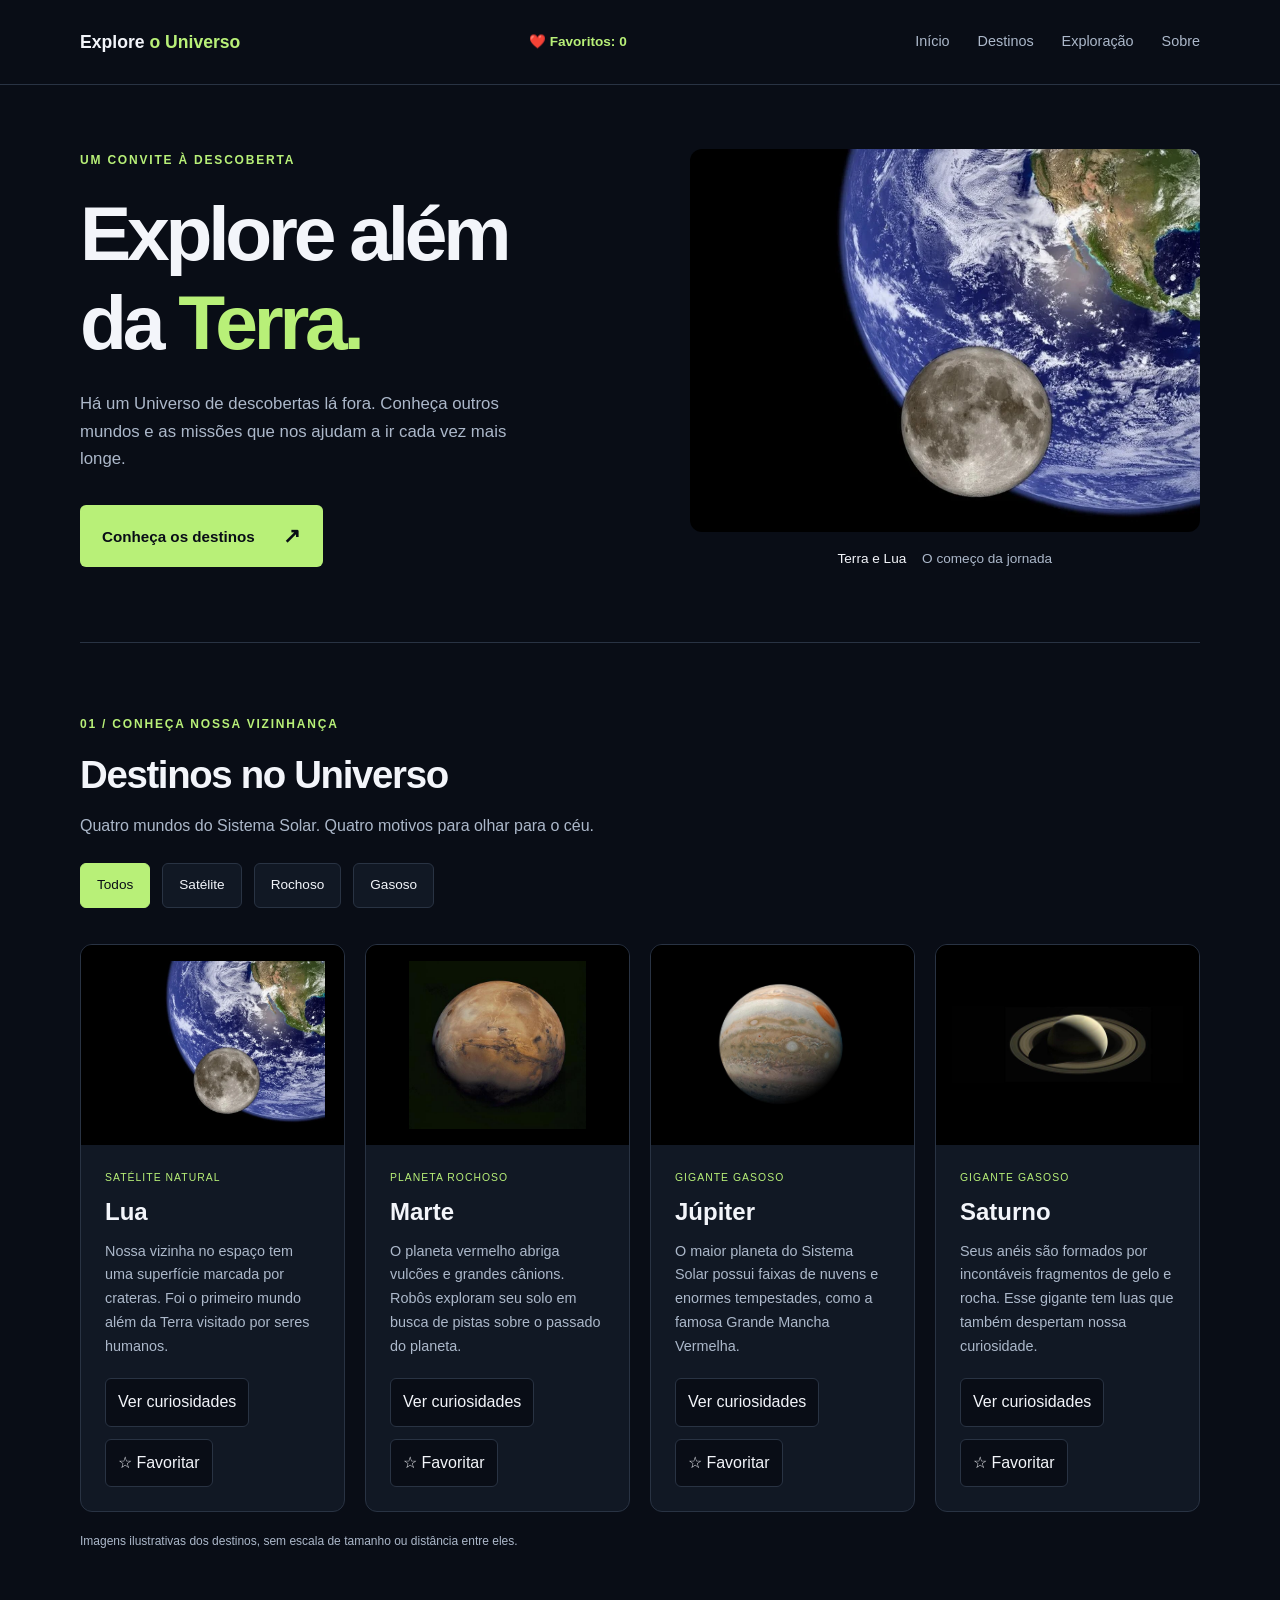
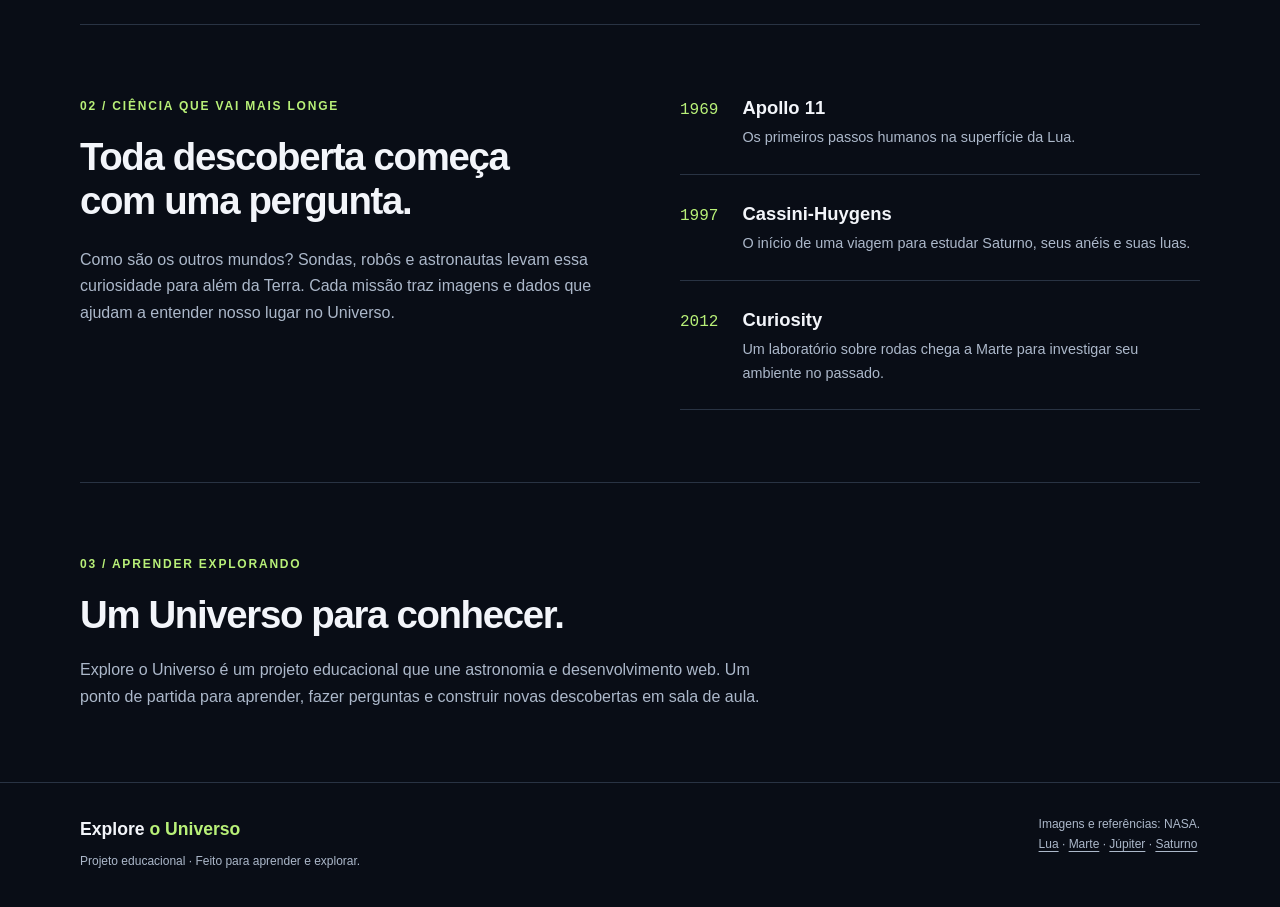
<file: versao4/index.html>
<!DOCTYPE html>
<html lang="pt-BR">
<head>
  <meta charset="UTF-8">
  <meta name="viewport" content="width=device-width, initial-scale=1.0">
  <meta name="description" content="Conheça a Lua, Marte, Júpiter e Saturno e descubra um pouco da história da exploração espacial.">
  <title>Explore o Universo</title>
  <link rel="stylesheet" href="css/estilos.css">
</head>
<body>
  <header class="cabecalho">
    <div class="container cabecalho-conteudo">
      <h1 class="marca"><a href="#inicio">Explore <span>o Universo</span></a></h1>
      <p class="contador-favoritos">❤️ Favoritos: <span id="quantidade-favoritos">0</span></p>
      <button class="botao-menu" aria-expanded="false" aria-controls="navegacao-principal" type="button">☰ Menu</button>

      <nav aria-label="Navegação principal" id="navegacao-principal" class="navegacao-principal">
        <ul class="menu">
          <li><a href="#inicio">Início</a></li>
          <li><a href="#destinos">Destinos</a></li>
          <li><a href="#exploracao">Exploração</a></li>
          <li><a href="#sobre">Sobre</a></li>
        </ul>
      </nav>
    </div>
  </header>

  <main>
    <section class="destaque container" id="inicio" aria-labelledby="titulo-destaque">
      <div class="destaque-texto">
        <p class="etiqueta">Um convite à descoberta</p>
        <h2 id="titulo-destaque">Explore além<br>da <span>Terra.</span></h2>
        <p class="introducao">Há um Universo de descobertas lá fora. Conheça outros mundos e as missões que nos ajudam a ir cada vez mais longe.</p>
        <a class="botao" href="#destinos">Conheça os destinos <span aria-hidden="true">↗</span></a>
      </div>
      <figure class="destaque-imagem">
        <img src="img/lua.webp" alt="Composição mostrando a Lua em primeiro plano e a Terra ao fundo." width="1000" height="750">
        <figcaption>Terra e Lua <span>O começo da jornada</span></figcaption>
      </figure>
    </section>

    <section class="destinos secao container" id="destinos" aria-labelledby="titulo-destinos">
      <p class="etiqueta">01 / Conheça nossa vizinhança</p>
      <h2 id="titulo-destinos">Destinos no Universo</h2>
      <p class="descricao-secao">Quatro mundos do Sistema Solar. Quatro motivos para olhar para o céu.</p>

      <!-- DIV com o papel/finalidade de um grupo de botões -->
      <!-- Usamos o aria-label para descrever/detalhar a finalidade
       desse grupo de botões -->
      <div class="filtros-destinos" role="group" aria-label="Filtrar destinos por categoria">
        <button data-filtro="todos" type="button" class="filtro-ativo" aria-pressed="true">Todos</button>
        <button data-filtro="satelite" type="button" aria-pressed="false">Satélite</button>
        <button data-filtro="rochoso" type="button" aria-pressed="false">Rochoso</button>
        <button data-filtro="gasoso" type="button" aria-pressed="false">Gasoso</button>
      </div>

      <div class="grade-destinos">
        <article class="card-destino" data-categoria="satelite">
          <img src="img/lua.webp" alt="Lua com áreas claras e escuras, em uma composição com a Terra ao fundo." width="760" height="570">
          <div class="card-conteudo">
            <p class="categoria">Satélite natural</p>
            <h3>Lua</h3>
            <p class="descricao-card">Nossa vizinha no espaço tem uma superfície marcada por crateras. Foi o primeiro mundo além da Terra visitado por seres humanos.</p>

            <!-- Atributos aria-* 
             Recursos importantes para sinalizar/avisar ferramentas/tecnologias
             de acessibilidade sobre diferentes estados dos elementos da página -->
            <div class="acoes-card">
              <button type="button" class="botao-curiosidade" aria-expanded="false" aria-controls="curiosidade-lua">
                Ver curiosidades
              </button>
              <button type="button" class="botao-favorito" aria-pressed="false">
                ☆ Favoritar
              </button>
            </div>

            <p class="curiosidade" id="curiosidade-lua" hidden>
              A Lua leva aproximadamente 27 dias para dar uma volta ao redor da Terra.
            </p>
          </div>
        </article>

        <article class="card-destino" data-categoria="rochoso">
          <img src="img/marte.jpg" alt="Marte visto do espaço, com superfície em tons avermelhados." width="506" height="480">
          <div class="card-conteudo">
            <p class="categoria">Planeta rochoso</p>
            <h3>Marte</h3>
            <p class="descricao-card">O planeta vermelho abriga vulcões e grandes cânions. Robôs exploram seu solo em busca de pistas sobre o passado do planeta.</p>

            <div class="acoes-card">
              <button type="button" class="botao-curiosidade" aria-expanded="false" aria-controls="curiosidade-marte">
                Ver curiosidades
              </button>
              <button type="button" class="botao-favorito" aria-pressed="false">
                ☆ Favoritar
              </button>
            </div>

            <p class="curiosidade" id="curiosidade-marte" hidden>
              Um dia em Marte dura cerca de 24 horas e 40 minutos.
            </p>
          </div>
        </article>

        <article class="card-destino" data-categoria="gasoso">
          <img src="img/jupiter.jpg" alt="Júpiter com faixas de nuvens e uma grande tempestade oval." width="750" height="750">
          <div class="card-conteudo">
            <p class="categoria">Gigante gasoso</p>
            <h3>Júpiter</h3>
            <p class="descricao-card">O maior planeta do Sistema Solar possui faixas de nuvens e enormes tempestades, como a famosa Grande Mancha Vermelha.</p>
            <div class="acoes-card">
              <button type="button" class="botao-curiosidade" aria-expanded="false" aria-controls="curiosidade-jupiter">
                Ver curiosidades
              </button>
              <button type="button" class="botao-favorito" aria-pressed="false">
                ☆ Favoritar
              </button>
            </div>
            <p class="curiosidade" id="curiosidade-jupiter" hidden>
              Júpiter leva cerca de 12 anos terrestres para completar uma volta ao redor do Sol.
            </p>
          </div>
        </article>

        <article class="card-destino" data-categoria="gasoso">
          <img src="img/saturno.jpg" alt="Saturno envolvido por seus amplos anéis, contra o fundo escuro do espaço." width="960" height="320">
          <div class="card-conteudo">
            <p class="categoria">Gigante gasoso</p>
            <h3>Saturno</h3>
            <p class="descricao-card">Seus anéis são formados por incontáveis fragmentos de gelo e rocha. Esse gigante tem luas que também despertam nossa curiosidade.</p>

            <div class="acoes-card">
              <button type="button" class="botao-curiosidade" aria-expanded="false" aria-controls="curiosidade-saturno">
                Ver curiosidades
              </button>
              <button type="button" class="botao-favorito" aria-pressed="false">
                ☆ Favoritar
              </button>
            </div>
            <p class="curiosidade" id="curiosidade-saturno" hidden>
              Saturno leva aproximadamente 29 anos terrestres para completar uma volta ao redor do Sol.
            </p>

          </div>
        </article>
      </div>
      <p class="nota">Imagens ilustrativas dos destinos, sem escala de tamanho ou distância entre eles.</p>
    </section>

    <section class="exploracao secao container" id="exploracao" aria-labelledby="titulo-exploracao">
      <div>
        <p class="etiqueta">02 / Ciência que vai mais longe</p>
        <h2 id="titulo-exploracao">Toda descoberta começa com uma pergunta.</h2>
        <p>Como são os outros mundos? Sondas, robôs e astronautas levam essa curiosidade para além da Terra. Cada missão traz imagens e dados que ajudam a entender nosso lugar no Universo.</p>
      </div>
      <ol class="missoes" aria-label="Marcos da exploração espacial">
        <li><span class="ano">1969</span><div><h3>Apollo 11</h3><p>Os primeiros passos humanos na superfície da Lua.</p></div></li>
        <li><span class="ano">1997</span><div><h3>Cassini-Huygens</h3><p>O início de uma viagem para estudar Saturno, seus anéis e suas luas.</p></div></li>
        <li><span class="ano">2012</span><div><h3>Curiosity</h3><p>Um laboratório sobre rodas chega a Marte para investigar seu ambiente no passado.</p></div></li>
      </ol>
    </section>

    <section class="sobre secao container" id="sobre" aria-labelledby="titulo-sobre">
      <p class="etiqueta">03 / Aprender explorando</p>
      <h2 id="titulo-sobre">Um Universo para conhecer.</h2>
      <p>Explore o Universo é um projeto educacional que une astronomia e desenvolvimento web. Um ponto de partida para aprender, fazer perguntas e construir novas descobertas em sala de aula.</p>
    </section>
  </main>

  <footer class="rodape">
    <div class="container rodape-conteudo">
      <div><p class="marca">Explore <span>o Universo</span></p><p class="texto-rodape">Projeto educacional · Feito para aprender e explorar.</p></div>
      <p class="creditos">Imagens e referências: NASA.<br>
        <a href="https://science.nasa.gov/moon/">Lua</a> ·
        <a href="https://science.nasa.gov/mars/">Marte</a> ·
        <a href="https://science.nasa.gov/jupiter/">Júpiter</a> ·
        <a href="https://science.nasa.gov/saturn/">Saturno</a>
      </p>
    </div>
  </footer>

  <script src="js/script.js"></script>  

</body>
</html>
</file>
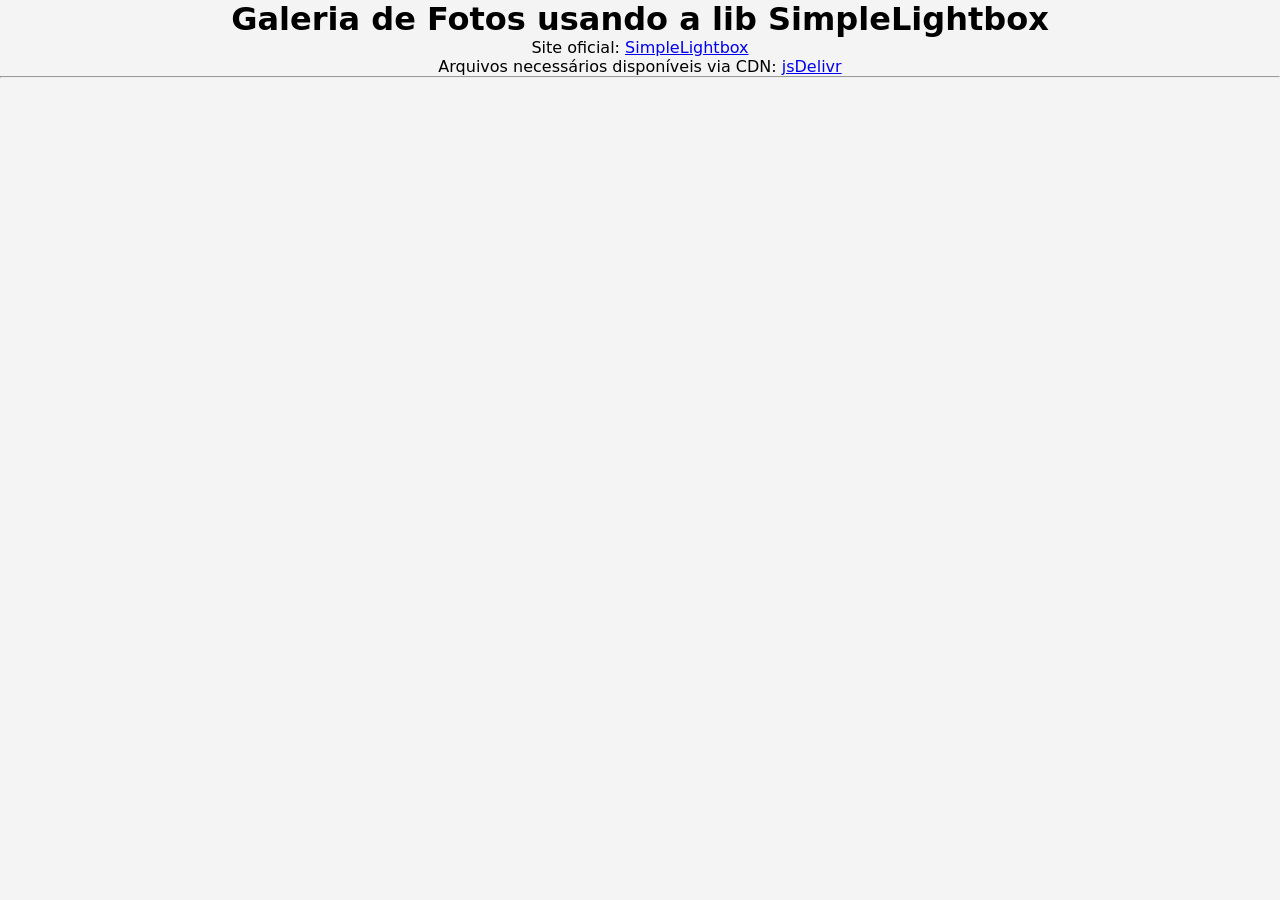
<file: slider/galeria/index.html>
<!DOCTYPE html>
<html lang="pt-br">

<head>
    <meta charset="UTF-8">
    <meta name="viewport" content="width=device-width, initial-scale=1.0">
    <title>Galeria com SimpleLightbox</title>
    <link rel="stylesheet" href="css/estilos.css">
</head>

<body>

    <h1>Galeria de Fotos usando a lib SimpleLightbox</h1>
    <p>
        Site oficial: 
        <a href="https://simplelightbox.js.org/" target="_blank">SimpleLightbox</a>
    </p>
    <p>
        Arquivos necessários disponíveis via CDN:
        <a href="https://www.jsdelivr.com/package/npm/simplelightbox" target="_blank">jsDelivr</a>
    </p>

    <hr>

    <div class="galeria">
        
    </div>

   

</body>

</html>
</file>
<file: atividade-javascript-final/css/estilos.css>
﻿* {
    box-sizing: border-box;
}

:root {
    color-scheme: light;
    font-family: Arial, sans-serif;
    color: #203047;
    background-color: #f3f6fb;
    font-synthesis: none;
    text-rendering: optimizeLegibility;
}

body {
    min-width: 320px;
    margin: 0;
}

button,
a {
    font: inherit;
}

a {
    color: inherit;
}

button:focus-visible,
a:focus-visible {
    outline: 3px solid #f5b942;
    outline-offset: 3px;
}

.cabecalho {
    color: #ffffff;
    background: linear-gradient(130deg, #173b66, #245b78);
}

.cabecalho-conteudo {
    width: min(100% - 32px, 540px);
    margin: 0 auto;
    padding: 12px 0;
}

.cabecalho-apresentacao {
    max-width: 700px;
}

.cabecalho-etiqueta,
.secao-etiqueta {
    margin: 0 0 8px;
    font-size: 0.78rem;
    font-weight: 700;
    letter-spacing: 0.1em;
    text-transform: uppercase;
}

.cabecalho-etiqueta {
    color: #c7e8f3;
}

.cabecalho h1 {
    margin: 0;
    font-size: 1.5rem;
    line-height: 1.12;
}

.cabecalho-descricao {
    max-width: 550px;
    margin: 7px 0 0;
    color: #e4f1f5;
    font-size: 0.7rem;
    line-height: 1.4;
}

.navegacao {
    display: flex;
    margin-top: 8px;
}

.menu-navegacao {
    display: flex;
    flex-wrap: wrap;
    align-items: center;
    gap: 6px;
}

.menu-navegacao a {
    border-radius: 7px;
    padding: 9px 12px;
    color: #ffffff;
    text-decoration: none;
}

.menu-navegacao a:hover {
    background-color: rgb(255 255 255 / 14%);
}

.conteudo {
    width: min(100% - 32px, 540px);
    margin: 18px auto 40px;
}

.resumo,
.motivacao {
    display: flex;
    flex-direction: column;
    align-items: flex-start;
    gap: 16px;
    border-radius: 14px;
    padding: 21px;
}

.resumo {
    border: 1px solid #dce6ef;
    background-color: #ffffff;
}

.secao-etiqueta {
    color: #356477;
}

.resumo h2,
.secao-tarefas h2,
.motivacao h2 {
    margin: 0;
    color: #203047;
    font-size: 1.45rem;
}

.resumo-orientacao {
    margin: 8px 0 0;
    color: #52647a;
    line-height: 1.5;
}

.contador {
    margin: 0;
    border-radius: 999px;
    padding: 12px 17px;
    color: #173b66;
    background-color: #e8f2f7;
    font-weight: 700;
}

.secao-tarefas {
    margin-top: 38px;
}

.secao-cabecalho {
    display: flex;
    flex-direction: column;
    align-items: flex-start;
    gap: 8px;
    margin-bottom: 18px;
}

.secao-dica {
    margin: 0 0 2px;
    color: #52647a;
    line-height: 1.5;
}

.lista-tarefas {
    display: flex;
    flex-direction: column;
    gap: 18px;
}

.tarefa {
    display: flex;
    min-height: 230px;
    flex-direction: column;
    align-items: flex-start;
    border: 1px solid #dce6ef;
    border-left: 6px solid #718096;
    border-radius: 12px;
    padding: 20px;
    background-color: #ffffff;
    box-shadow: 0 4px 14px rgb(32 48 71 / 5%);
}

.tarefa-pendente {
    border-left-color: #b45309;
}

.tarefa-andamento {
    border-left-color: #1d4ed8;
}

.tarefa-concluida {
    border-left-color: #15803d;
}

.tarefa-cabecalho {
    display: flex;
    width: 100%;
    align-items: center;
    justify-content: space-between;
    gap: 12px;
}

.tarefa-numero {
    color: #52647a;
    font-size: 0.8rem;
    font-weight: 700;
    letter-spacing: 0.06em;
    text-transform: uppercase;
}

.indicador-estado {
    border-radius: 999px;
    padding: 5px 10px;
    font-size: 0.8rem;
    font-weight: 700;
}

.estado-pendente {
    color: #7c2d12;
    background-color: #ffedd5;
}

.estado-andamento {
    color: #1e3a8a;
    background-color: #dbeafe;
}

.estado-concluida {
    color: #14532d;
    background-color: #dcfce7;
}

.tarefa h3 {
    margin: 19px 0 7px;
    color: #203047;
    font-size: 1.15rem;
    line-height: 1.35;
}

.tarefa p {
    margin: 0 0 18px;
    color: #52647a;
    line-height: 1.55;
}

.botao-avancar,
.botao-motivacao {
    border: 0;
    border-radius: 8px;
    padding: 10px 14px;
    color: #ffffff;
    background-color: #245b78;
    font-weight: 700;
    cursor: pointer;
    transition: background-color 150ms ease, transform 150ms ease;
}

.botao-avancar {
    margin-top: auto;
}

.botao-avancar:hover,
.botao-motivacao:hover {
    background-color: #173b66;
    transform: translateY(-1px);
}

.motivacao {
    margin-top: 30px;
    background-color: #e8f2f7;
}

.motivacao .secao-etiqueta {
    color: #245b78;
}

.mensagem-motivacional {
    margin: 10px 0 0;
    color: #364a60;
    font-size: 1.05rem;
    line-height: 1.55;
}

.rodape {
    padding: 22px 20px;
    color: #e4f1f5;
    background-color: #173b66;
    text-align: center;
}

.rodape p {
    margin: 0;
}

@media (min-width: 701px) {
    .cabecalho-conteudo,
    .conteudo {
        width: min(1100px, calc(100% - 40px));
    }

    .cabecalho-conteudo {
        display: flex;
        align-items: center;
        justify-content: space-between;
        gap: 24px;
        padding: 10px 0;
    }

    .navegacao {
        justify-content: flex-end;
        margin-top: 0;
    }

    .menu-navegacao {
        gap: 10px;
    }

    .menu-navegacao a {
        padding: 9px 12px;
    }

    .conteudo {
        margin-top: 32px;
    }

    .resumo,
    .motivacao {
        flex-direction: row;
        align-items: center;
        justify-content: space-between;
        gap: 24px;
        padding: 24px 28px;
    }

    .contador,
    .botao-motivacao {
        flex-shrink: 0;
    }

    .secao-cabecalho {
        flex-direction: row;
        align-items: flex-end;
        justify-content: space-between;
        gap: 20px;
    }

    .lista-tarefas {
        flex-direction: row;
        flex-wrap: wrap;
    }

    .tarefa {
        flex: 1 1 calc(50% - 9px);
    }
}

@media (prefers-reduced-motion: reduce) {
    *,
    *::before,
    *::after {
        scroll-behavior: auto !important;
        transition-duration: 0.01ms !important;
    }
}
</file>
<file: exercicio04-javascript/css/estilos.css>
/* Configurações gerais */

* {
    box-sizing: border-box;
}

body {
    margin: 0;
    font-family: Arial, sans-serif;
    background-color: #f2f4f8;
    color: #202938;
}


/* Cabeçalho */

header {
    background-color: #172554;
    color: white;
    text-align: center;
    padding: 2rem 1rem;
}

header h1 {
    margin-top: 0;
}


/* Conteúdo principal */

main {
    width: 90%;
    max-width: 1000px;
    margin: 2rem auto;
}


/* Lista de missões */

.lista-missoes {
    display: flex;
    flex-direction: column;
    gap: 1.5rem;
}


/* Cards */

.missao {
    background-color: white;
    border: 2px solid transparent;
    border-radius: 10px;
    padding: 1.5rem;

    transition:
        border-color 0.3s,
        transform 0.3s;
}

.missao h2 {
    margin-top: 0;
    color: #1e3a8a;
}


/* Área dos botões */

.acoes {
    display: flex;
    flex-wrap: wrap;
    gap: 0.7rem;
    margin-top: 1rem;
}


/* Botões */

button {
    border: 0;
    border-radius: 6px;
    padding: 0.7rem 1rem;

    background-color: #2563eb;
    color: white;

    font: inherit;
    cursor: pointer;
}

button:hover {
    background-color: #1d4ed8;
}


/* Classe utilizada pelo desafio */

.missao.selecionada {
    border-color: #f59e0b;
    transform: translateY(-4px);
}


/* Rodapé */

footer {
    text-align: center;
    padding: 1.5rem;
    color: #475569;
}


/* Telas maiores */

@media (min-width: 700px) {

    .lista-missoes {
        flex-direction: row;
    }

    .missao {
        flex: 1;
    }

}
</file>
<file: slider/css/estilos.css>
*,
*::before,
*::after {
  box-sizing: border-box;
  margin: 0;
  padding: 0;
}

body {
  font-family: system-ui, sans-serif;
  background: #2c2c2c;
  text-align: center;
  color: whitesmoke;
}

.slider {
  max-width: 800px; 
  margin: 1rem auto;
}

.slider img {
  max-width: 100%;
  height: 533px;
  object-fit: cover;
}
</file>
<file: versao 5/css/estilos.css>
/* Mobile First: estilos-base para telas pequenas. */
:root {
  --fundo: #090d16;
  --superficie: #111824;
  --texto: #f3f5fa;
  --texto-suave: #acb8ca;
  --destaque: #b8f078;
  --borda: #293343;
}

html {
  scroll-behavior: smooth;
}

* {
  box-sizing: border-box;
}

body {
  margin: 0;
  background: var(--fundo);
  color: var(--texto);
  font-family: Arial, Helvetica, sans-serif;
  line-height: 1.65;
}

a {
  color: inherit;
}
img {
  display: block;
  max-width: 100%;
  height: auto;
}
h1,
h2,
h3,
p,
figure {
  margin: 0;
}
h1,
h2,
h3 {
  line-height: 1.15;
}
p {
  color: var(--texto-suave);
}
section {
  scroll-margin-top: 120px;
}

.container {
  width: min(1120px, 90%);
  margin-inline: auto;
}
.secao {
  padding-block: 48px;
}
.etiqueta {
  margin-bottom: 18px;
  color: var(--destaque);
  font-size: 0.75rem;
  font-weight: 700;
  letter-spacing: 0.15em;
  text-transform: uppercase;
}
h2 {
  font-size: clamp(1.8rem, 3vw, 2.6rem);
  letter-spacing: -0.035em;
}
.descricao-secao {
  margin-top: 16px;
}

/* Navegação: os links continuam visíveis e quebram de linha no celular. */
.cabecalho {
  position: sticky;
  top: 0;
  z-index: 10;
  border-bottom: 1px solid var(--borda);
  background: var(--fundo);
}
.cabecalho-conteudo {
  display: flex;
  justify-content: space-between;
  align-items: center;
  flex-wrap: wrap;
  gap: 12px;
  padding-block: 20px;
}
.marca {
  color: var(--texto);
  font-size: 1.1rem;
  font-weight: 700;
  text-decoration: none;
}
.marca a {
  text-decoration: none;
}
.marca span {
  color: var(--destaque);
}

/* =====================================================
   V4 — CONTADOR DE FAVORITOS NO CABEÇALHO
   Colocar APÓS .marca span, antes dos estilos do menu. 
   Em telas pequenas, o contador ocupa uma linha própria.
   ===================================================== */
.contador-favoritos {
  color: var(--destaque);
  font-size: 0.85rem;
  font-weight: 700;
}

/* V4: quando aberta, a navegação aparece após o contador. */
.cabecalho-conteudo .navegacao-principal {
  order: 2;
}
/* ================= FIM DA V4 — CONTADOR ================= */

/* =====================================================
   V3 — MENU RESPONSIVO
   Adicionar após os estilos da marca, antes de .menu.
   ===================================================== */
.botao-menu {
  padding: 10px 16px;
  min-width: 80px;
  min-height: 44px;
  border: 1px solid var(--destaque);
  border-radius: 6px;
  background: var(--destaque);
  color: var(--fundo);
  font: inherit;
  font-size: 0.85rem;
  font-weight: 700;
  cursor: pointer;
}
.botao-menu:hover {
  background: #d0ffa0;
}

/* V3: a navegação começa fechada e ocupa uma linha própria quando aberta. */
.navegacao-principal {
  display: none;
  flex-basis: 100%;
}
.navegacao-principal.menu-aberto {
  display: block;
}
/* ================= FIM DA V3 — MENU RESPONSIVO ================= */

.menu {
  display: flex;
  flex-wrap: wrap;
  gap: 8px 20px;
  margin: 0;
  padding: 0;
  list-style: none;
}
.menu a {
  display: inline-block;
  padding-block: 6px;
  color: var(--texto-suave);
  font-size: 0.9rem;
  text-decoration: none;
}
.menu a:hover,
.creditos a:hover {
  color: var(--destaque);
}
a:focus-visible, button:focus-visible {
  outline: 3px solid var(--destaque);
  outline-offset: 5px;
  border-radius: 3px;
}




/* Destaque: a mesma imagem local da Lua também aparece no primeiro card. */
.destaque {
  display: flex;
  flex-direction: column;
  gap: 36px;
  padding-block: 48px;
}
.destaque h2 {
  font-size: clamp(3rem, 6vw, 5.1rem);
  letter-spacing: -0.055em;
}
.destaque h2 span {
  color: var(--destaque);
}
.introducao {
  max-width: 440px;
  margin-top: 24px;
  font-size: 1.05rem;
}
.botao {
  display: inline-flex;
  align-items: center;
  gap: 28px;
  margin-top: 32px;
  padding: 14px 22px;
  border-radius: 6px;
  background: var(--destaque);
  color: var(--fundo);
  font-size: 0.95rem;
  font-weight: 700;
  text-decoration: none;
}
.botao:hover {
  background: #d0ffa0;
}
.botao span {
  font-size: 1.3rem;
}
.destaque-imagem {
  width: 85%;
  max-width: 340px;
  margin-inline: auto;
}
.destaque-imagem img {
  width: 100%;
  border-radius: 12px;
}
.destaque-imagem figcaption {
  margin-top: 16px;
  text-align: center;
  font-size: 0.85rem;
}
.destaque-imagem figcaption span {
  margin-left: 12px;
  color: var(--texto-suave);
}

 /* =====================================================
   V5 — CURIOSIDADE ALEATÓRIA
   Estilos da nova seção entre a apresentação e os destinos.
   Colocar após os estilos de .destaque-imagem figcaption span e 
   antes dos estilos da seção de destinos
   ===================================================== */
.curiosidade-universo {
  border-top: 1px solid var(--borda);
}
.curiosidade-universo h2 {
  margin-bottom: 20px;
}
.painel-curiosidade {
  max-width: 760px;
  padding: 24px;
  border: 1px solid var(--borda);
  border-radius: 12px;
  background: var(--superficie);
}
.painel-curiosidade h3 {
  margin-bottom: 12px;
  color: var(--destaque);
  font-size: 1.25rem;
}
.painel-curiosidade p {
  font-size: 0.95rem;
}
.botao-curiosidade-aleatoria {
  min-height: 44px;
  margin-top: 20px;
  padding: 12px 18px;
  border: 1px solid var(--destaque);
  border-radius: 6px;
  background: var(--destaque);
  color: var(--fundo);
  font: inherit;
  font-size: 0.9rem;
  font-weight: 700;
  cursor: pointer;
}
.botao-curiosidade-aleatoria:hover {
  background: #d0ffa0;
}
/* ================= FIM DA V5 — CURIOSIDADE ================= */
 

/* Cards estáticos: uma estrutura igual para os quatro destinos. */
.destinos {
  border-top: 1px solid var(--borda);
}

.filtros-destinos {
  display: flex;
  flex-wrap: wrap;
  gap: 12px;
  margin-top: 24px;
}

.filtros-destinos button {
  padding: 10px 16px;
  min-height: 44px;
  border: 1px solid var(--borda);
  border-radius: 6px;
  background: var(--superficie);
  color: var(--texto);
  font: inherit;
  font-size: 0.85rem;
  cursor: pointer;
}

.filtros-destinos button:hover {
  border-color: var(--destaque);
}

.filtros-destinos .filtro-ativo {
  border-color: var(--destaque);
  background: var(--destaque);
  color: var(--fundo);
}

.grade-destinos {
  display: flex;
  flex-wrap: wrap;
  gap: 20px;
  margin-top: 36px;
}
.card-destino {
  flex: 0 1 100%;
  min-width: 0;
  overflow: hidden;
  border: 1px solid var(--borda);
  border-radius: 12px;
  background: var(--superficie);
}
.card-destino > img {
  width: 100%;
  height: 240px;
  padding: 16px;
  object-fit: contain;
  background: #000;
}
.card-conteudo {
  padding: 24px;
}
.categoria {
  margin-bottom: 12px;
  color: var(--destaque);
  font-size: 0.65rem;
  letter-spacing: 0.1em;
  text-transform: uppercase;
}
.card-conteudo h3 {
  margin-bottom: 14px;
  font-size: 1.5rem;
}

.descricao-card, .curiosidade {
  font-size: 0.9rem;
}

.acoes-card {
  display: flex;
  flex-wrap: wrap;
  gap: 12px;
  margin-top: 20px;
}

.acoes-card button {
  padding: 10px 12px;
  min-height: 44px;
  border: solid 1px var(--borda);
  border-radius: 6px;
  background: var(--fundo);
  color: var(--texto);
  font-size: 0.85rem;
  cursor: pointer;
  font: inherit;
}

.acoes-card button:hover {
  background: var(--borda);
}

.curiosidade {
  margin-top: 20px;
  padding-top: 20px;
  border-top: 1px solid var(--borda);
}

.card-destino.favoritado {
  border-color: var(--destaque);
}

.favoritado .botao-favorito {
  border-color: var(--destaque);
  background: var(--fundo);
  color: var(--destaque);
}

.nota {
  margin-top: 20px;
  font-size: 0.75rem;
}

/* Conteúdo introdutório e marcos das missões. */
.exploracao {
  display: flex;
  flex-direction: column;
  gap: 36px;
  border-top: 1px solid var(--borda);
}
.exploracao h2 {
  max-width: 450px;
  margin-bottom: 24px;
}
.missoes {
  display: flex;
  flex-direction: column;
  gap: 28px;
  margin: 0;
  padding: 0;
  list-style: none;
}
.missoes li {
  display: flex;
  align-items: baseline;
  gap: 24px;
  border-bottom: 1px solid var(--borda);
  padding-bottom: 24px;
}
.ano {
  color: var(--destaque);
  font-family: monospace;
  font-size: 1rem;
}
.missoes h3 {
  margin-bottom: 8px;
  font-size: 1.15rem;
}
.missoes p {
  font-size: 0.9rem;
}
.sobre {
  border-top: 1px solid var(--borda);
}
.sobre > p:last-child {
  max-width: 710px;
  margin-top: 20px;
}
.rodape {
  border-top: 1px solid var(--borda);
  padding-block: 32px;
}
.rodape-conteudo {
  display: flex;
  justify-content: space-between;
  flex-wrap: wrap;
  gap: 24px;
}
.texto-rodape,
.creditos {
  font-size: 0.75rem;
}
.rodape .marca {
  margin-bottom: 8px;
}
.creditos a {
  text-underline-offset: 3px;
}

/* Tablet: duas colunas, descontando o espaço entre os cards. */
@media (min-width: 600px) {
  .cabecalho-conteudo {
    gap: 20px;
    padding-block: 24px;
  }
  .menu {
    gap: 12px 28px;
  }
  .secao {
    padding-block: 72px;
  }
  .destaque {
    flex-direction: row;
    align-items: center;
    gap: 24px;
    padding-block: 64px 72px;
  }
  .destaque-texto {
    flex: 1.1;
    min-width: 0;
  }
  .destaque-imagem {
    flex: 1;
    min-width: 0;
    width: auto;
    max-width: none;
    margin-inline: 0;
  }
  .card-destino {
    flex-basis: calc((100% - 20px) / 2);
  }
  .card-destino > img {
    height: 200px;
  }
  .exploracao {
    flex-direction: row;
  }
  .exploracao > div,
  .exploracao > .missoes {
    flex: 1;
    min-width: 0;
  }
}

/* Computador: quatro cards por linha e mais espaço entre os blocos. */
@media (min-width: 951px) {
/* =====================================================
   V4 — CONTADOR NO CABEÇALHO — COMPUTADOR
   Colocar no início da Media Query de 951px, antes dos estilos do menu responsivo da V3.
   Na tela maior, o contador fica entre a marca e a navegação.
   ===================================================== */
.contador-favoritos {
  flex-basis: auto;
  order: 0;
}
.cabecalho-conteudo .navegacao-principal {
  order: 0;
}
/* ================= FIM DA V4 — COMPUTADOR ================= */

/* =====================================================
  V3 — MENU RESPONSIVO — COMPUTADOR
  Adicionar no início da media query (breakpoint) de 951px.
  ===================================================== */
  .botao-menu {
  display: none;
  }
  .navegacao-principal {
  display: block;
  flex-basis: auto;
  }
  /* ================= FIM DA V3 — COMPUTADOR ================= */

  .card-destino {
    flex-basis: calc((100% - 60px) / 4);
  }
  .destaque {
    gap: 48px;
  }
  .exploracao {
    gap: 80px;
  }
}


/* Acessibilidade: respeita a preferência do usuário por menos movimento. */
@media (prefers-reduced-motion: reduce) {
  html {
    scroll-behavior: auto;
  }
}
</file>
<file: versao0 - Copia/css/estilos.css>
/* Mobile First: estilos-base para telas pequenas. */
:root {
  --fundo: #090d16;
  --superficie: #111824;
  --texto: #f3f5fa;
  --texto-suave: #acb8ca;
  --destaque: #b8f078;
  --borda: #293343;
}

html {
  scroll-behavior: smooth;
}

* {
  box-sizing: border-box;
}

body {
  margin: 0;
  background: var(--fundo);
  color: var(--texto);
  font-family: Arial, Helvetica, sans-serif;
  line-height: 1.65;
}

a {
  color: inherit;
}
img {
  display: block;
  max-width: 100%;
  height: auto;
}
h1,
h2,
h3,
p,
figure {
  margin: 0;
}
h1,
h2,
h3 {
  line-height: 1.15;
}
p {
  color: var(--texto-suave);
}
section {
  scroll-margin-top: 120px;
}

.container {
  width: min(1120px, 90%);
  margin-inline: auto;
}
.secao {
  padding-block: 48px;
}
.etiqueta {
  margin-bottom: 18px;
  color: var(--destaque);
  font-size: 0.75rem;
  font-weight: 700;
  letter-spacing: 0.15em;
  text-transform: uppercase;
}
h2 {
  font-size: clamp(1.8rem, 3vw, 2.6rem);
  letter-spacing: -0.035em;
}
.descricao-secao {
  margin-top: 16px;
}

/* Navegação: os links continuam visíveis e quebram de linha no celular. */
.cabecalho {
  position: sticky;
  top: 0;
  z-index: 10;
  border-bottom: 1px solid var(--borda);
  background: var(--fundo);
}
.cabecalho-conteudo {
  display: flex;
  justify-content: space-between;
  align-items: center;
  flex-wrap: wrap;
  gap: 12px;
  padding-block: 20px;
}
.marca {
  color: var(--texto);
  font-size: 1.1rem;
  font-weight: 700;
  text-decoration: none;
}
.marca a {
  text-decoration: none;
}
.marca span {
  color: var(--destaque);
}
.menu {
  display: flex;
  flex-wrap: wrap;
  gap: 8px 20px;
  margin: 0;
  padding: 0;
  list-style: none;
}
.menu a {
  display: inline-block;
  padding-block: 6px;
  color: var(--texto-suave);
  font-size: 0.9rem;
  text-decoration: none;
}
.menu a:hover,
.creditos a:hover {
  color: var(--destaque);
}
a:focus-visible, button:focus-visible {
  outline: 3px solid var(--destaque);
  outline-offset: 5px;
  border-radius: 3px;
}




/* Destaque: a mesma imagem local da Lua também aparece no primeiro card. */
.destaque {
  display: flex;
  flex-direction: column;
  gap: 36px;
  padding-block: 48px;
}
.destaque h2 {
  font-size: clamp(3rem, 6vw, 5.1rem);
  letter-spacing: -0.055em;
}
.destaque h2 span {
  color: var(--destaque);
}
.introducao {
  max-width: 440px;
  margin-top: 24px;
  font-size: 1.05rem;
}
.botao {
  display: inline-flex;
  align-items: center;
  gap: 28px;
  margin-top: 32px;
  padding: 14px 22px;
  border-radius: 6px;
  background: var(--destaque);
  color: var(--fundo);
  font-size: 0.95rem;
  font-weight: 700;
  text-decoration: none;
}
.botao:hover {
  background: #d0ffa0;
}
.botao span {
  font-size: 1.3rem;
}
.destaque-imagem {
  width: 85%;
  max-width: 340px;
  margin-inline: auto;
}
.destaque-imagem img {
  width: 100%;
  border-radius: 12px;
}
.destaque-imagem figcaption {
  margin-top: 16px;
  text-align: center;
  font-size: 0.85rem;
}
.destaque-imagem figcaption span {
  margin-left: 12px;
  color: var(--texto-suave);
}

/* Cards estáticos: uma estrutura igual para os quatro destinos. */
.destinos {
  border-top: 1px solid var(--borda);
}
.grade-destinos {
  display: flex;
  flex-wrap: wrap;
  gap: 20px;
  margin-top: 36px;
}
.card-destino {
  flex: 0 1 100%;
  min-width: 0;
  overflow: hidden;
  border: 1px solid var(--borda);
  border-radius: 12px;
  background: var(--superficie);
}
.card-destino > img {
  width: 100%;
  height: 240px;
  padding: 16px;
  object-fit: contain;
  background: #000;
}
.card-conteudo {
  padding: 24px;
}
.categoria {
  margin-bottom: 12px;
  color: var(--destaque);
  font-size: 0.65rem;
  letter-spacing: 0.1em;
  text-transform: uppercase;
}
.card-conteudo h3 {
  margin-bottom: 14px;
  font-size: 1.5rem;
}

.descricao-card, .curiosidade {
  font-size: 0.9rem;
}

.acoes-card {
  display: flex;
  flex-wrap: wrap;
  gap: 12px;
  margin-top: 20px;
}

.acoes-card button {
  padding: 10px 12px;
  min-height: 44px;
  border: solid 1px var(--borda);
  border-radius: 6px;
  background: var(--fundo);
  color: var(--texto);
  font-size: 0.85rem;
  cursor: pointer;
  font: inherit;
}

.acoes-card button:hover {
  background: var(--borda);
}

.curiosidade {
  margin-top: 20px;
  padding-top: 20px;
  border-top: 1px solid var(--borda);
}

.card-destino.favoritado {
  border-color: var(--destaque);
}

.favoritado .botao-favorito {
  border-color: var(--destaque);
  background: var(--fundo);
  color: var(--destaque);
}

.nota {
  margin-top: 20px;
  font-size: 0.75rem;
}

/* Conteúdo introdutório e marcos das missões. */
.exploracao {
  display: flex;
  flex-direction: column;
  gap: 36px;
  border-top: 1px solid var(--borda);
}
.exploracao h2 {
  max-width: 450px;
  margin-bottom: 24px;
}
.missoes {
  display: flex;
  flex-direction: column;
  gap: 28px;
  margin: 0;
  padding: 0;
  list-style: none;
}
.missoes li {
  display: flex;
  align-items: baseline;
  gap: 24px;
  border-bottom: 1px solid var(--borda);
  padding-bottom: 24px;
}
.ano {
  color: var(--destaque);
  font-family: monospace;
  font-size: 1rem;
}
.missoes h3 {
  margin-bottom: 8px;
  font-size: 1.15rem;
}
.missoes p {
  font-size: 0.9rem;
}
.sobre {
  border-top: 1px solid var(--borda);
}
.sobre > p:last-child {
  max-width: 710px;
  margin-top: 20px;
}
.rodape {
  border-top: 1px solid var(--borda);
  padding-block: 32px;
}
.rodape-conteudo {
  display: flex;
  justify-content: space-between;
  flex-wrap: wrap;
  gap: 24px;
}
.texto-rodape,
.creditos {
  font-size: 0.75rem;
}
.rodape .marca {
  margin-bottom: 8px;
}
.creditos a {
  text-underline-offset: 3px;
}

/* Tablet: duas colunas, descontando o espaço entre os cards. */
@media (min-width: 600px) {
  .cabecalho-conteudo {
    gap: 20px;
    padding-block: 24px;
  }
  .menu {
    gap: 12px 28px;
  }
  .secao {
    padding-block: 72px;
  }
  .destaque {
    flex-direction: row;
    align-items: center;
    gap: 24px;
    padding-block: 64px 72px;
  }
  .destaque-texto {
    flex: 1.1;
    min-width: 0;
  }
  .destaque-imagem {
    flex: 1;
    min-width: 0;
    width: auto;
    max-width: none;
    margin-inline: 0;
  }
  .card-destino {
    flex-basis: calc((100% - 20px) / 2);
  }
  .card-destino > img {
    height: 200px;
  }
  .exploracao {
    flex-direction: row;
  }
  .exploracao > div,
  .exploracao > .missoes {
    flex: 1;
    min-width: 0;
  }
}

/* Computador: quatro cards por linha e mais espaço entre os blocos. */
@media (min-width: 951px) {
  .card-destino {
    flex-basis: calc((100% - 60px) / 4);
  }
  .destaque {
    gap: 48px;
  }
  .exploracao {
    gap: 80px;
  }
}


/* Acessibilidade: respeita a preferência do usuário por menos movimento. */
@media (prefers-reduced-motion: reduce) {
  html {
    scroll-behavior: auto;
  }
}
</file>
<file: versao0/css/estilos.css>
/* Mobile First: estilos-base para telas pequenas. */
:root {
  --fundo: #090d16;
  --superficie: #111824;
  --texto: #f3f5fa;
  --texto-suave: #acb8ca;
  --destaque: #b8f078;
  --borda: #293343;
}

html {
  scroll-behavior: smooth;
}

* {
  box-sizing: border-box;
}

body {
  margin: 0;
  background: var(--fundo);
  color: var(--texto);
  font-family: Arial, Helvetica, sans-serif;
  line-height: 1.65;
}

a {
  color: inherit;
}
img {
  display: block;
  max-width: 100%;
  height: auto;
}
h1,
h2,
h3,
p,
figure {
  margin: 0;
}
h1,
h2,
h3 {
  line-height: 1.15;
}
p {
  color: var(--texto-suave);
}
section {
  scroll-margin-top: 120px;
}

.container {
  width: min(1120px, 90%);
  margin-inline: auto;
}
.secao {
  padding-block: 48px;
}
.etiqueta {
  margin-bottom: 18px;
  color: var(--destaque);
  font-size: 0.75rem;
  font-weight: 700;
  letter-spacing: 0.15em;
  text-transform: uppercase;
}
h2 {
  font-size: clamp(1.8rem, 3vw, 2.6rem);
  letter-spacing: -0.035em;
}
.descricao-secao {
  margin-top: 16px;
}

/* Navegação: os links continuam visíveis e quebram de linha no celular. */
.cabecalho {
  position: sticky;
  top: 0;
  z-index: 10;
  border-bottom: 1px solid var(--borda);
  background: var(--fundo);
}
.cabecalho-conteudo {
  display: flex;
  justify-content: space-between;
  align-items: center;
  flex-wrap: wrap;
  gap: 12px;
  padding-block: 20px;
}
.marca {
  color: var(--texto);
  font-size: 1.1rem;
  font-weight: 700;
  text-decoration: none;
}
.marca a {
  text-decoration: none;
}
.marca span {
  color: var(--destaque);
}
.menu {
  display: flex;
  flex-wrap: wrap;
  gap: 8px 20px;
  margin: 0;
  padding: 0;
  list-style: none;
}
.menu a {
  display: inline-block;
  padding-block: 6px;
  color: var(--texto-suave);
  font-size: 0.9rem;
  text-decoration: none;
}
.menu a:hover,
.creditos a:hover {
  color: var(--destaque);
}
a:focus-visible {
  outline: 3px solid var(--destaque);
  outline-offset: 5px;
  border-radius: 3px;
}
/* Destaque: a mesma imagem local da Lua também aparece no primeiro card. */
.destaque {
  display: flex;
  flex-direction: column;
  gap: 36px;
  padding-block: 48px;
}
.destaque h2 {
  font-size: clamp(3rem, 6vw, 5.1rem);
  letter-spacing: -0.055em;
}
.destaque h2 span {
  color: var(--destaque);
}
.introducao {
  max-width: 440px;
  margin-top: 24px;
  font-size: 1.05rem;
}
.botao {
  display: inline-flex;
  align-items: center;
  gap: 28px;
  margin-top: 32px;
  padding: 14px 22px;
  border-radius: 6px;
  background: var(--destaque);
  color: var(--fundo);
  font-size: 0.95rem;
  font-weight: 700;
  text-decoration: none;
}
.botao:hover {
  background: #d0ffa0;
}
.botao span {
  font-size: 1.3rem;
}
.destaque-imagem {
  width: 85%;
  max-width: 340px;
  margin-inline: auto;
}
.destaque-imagem img {
  width: 100%;
  border-radius: 12px;
}
.destaque-imagem figcaption {
  margin-top: 16px;
  text-align: center;
  font-size: 0.85rem;
}
.destaque-imagem figcaption span {
  margin-left: 12px;
  color: var(--texto-suave);
}

/* Cards estáticos: uma estrutura igual para os quatro destinos. */
.destinos {
  border-top: 1px solid var(--borda);
}
.grade-destinos {
  display: flex;
  flex-wrap: wrap;
  gap: 20px;
  margin-top: 36px;
}
.card-destino {
  flex: 0 1 100%;
  min-width: 0;
  overflow: hidden;
  border: 1px solid var(--borda);
  border-radius: 12px;
  background: var(--superficie);
}
.card-destino > img {
  width: 100%;
  height: 240px;
  padding: 16px;
  object-fit: contain;
  background: #000;
}
.card-conteudo {
  padding: 24px;
}
.categoria {
  margin-bottom: 12px;
  color: var(--destaque);
  font-size: 0.65rem;
  letter-spacing: 0.1em;
  text-transform: uppercase;
}
.card-conteudo h3 {
  margin-bottom: 14px;
  font-size: 1.5rem;
}
.descricao-card {
  font-size: 0.9rem;
}
.nota {
  margin-top: 20px;
  font-size: 0.75rem;
}

/* Conteúdo introdutório e marcos das missões. */
.exploracao {
  display: flex;
  flex-direction: column;
  gap: 36px;
  border-top: 1px solid var(--borda);
}
.exploracao h2 {
  max-width: 450px;
  margin-bottom: 24px;
}
.missoes {
  display: flex;
  flex-direction: column;
  gap: 28px;
  margin: 0;
  padding: 0;
  list-style: none;
}
.missoes li {
  display: flex;
  align-items: baseline;
  gap: 24px;
  border-bottom: 1px solid var(--borda);
  padding-bottom: 24px;
}
.ano {
  color: var(--destaque);
  font-family: monospace;
  font-size: 1rem;
}
.missoes h3 {
  margin-bottom: 8px;
  font-size: 1.15rem;
}
.missoes p {
  font-size: 0.9rem;
}
.sobre {
  border-top: 1px solid var(--borda);
}
.sobre > p:last-child {
  max-width: 710px;
  margin-top: 20px;
}
.rodape {
  border-top: 1px solid var(--borda);
  padding-block: 32px;
}
.rodape-conteudo {
  display: flex;
  justify-content: space-between;
  flex-wrap: wrap;
  gap: 24px;
}
.texto-rodape,
.creditos {
  font-size: 0.75rem;
}
.rodape .marca {
  margin-bottom: 8px;
}
.creditos a {
  text-underline-offset: 3px;
}

/* Tablet: duas colunas, descontando o espaço entre os cards. */
@media (min-width: 600px) {
  .cabecalho-conteudo {
    gap: 20px;
    padding-block: 24px;
  }
  .menu {
    gap: 12px 28px;
  }
  .secao {
    padding-block: 72px;
  }
  .destaque {
    flex-direction: row;
    align-items: center;
    gap: 24px;
    padding-block: 64px 72px;
  }
  .destaque-texto {
    flex: 1.1;
    min-width: 0;
  }
  .destaque-imagem {
    flex: 1;
    min-width: 0;
    width: auto;
    max-width: none;
    margin-inline: 0;
  }
  .card-destino {
    flex-basis: calc((100% - 20px) / 2);
  }
  .card-destino > img {
    height: 200px;
  }
  .exploracao {
    flex-direction: row;
  }
  .exploracao > div,
  .exploracao > .missoes {
    flex: 1;
    min-width: 0;
  }
}

/* Computador: quatro cards por linha e mais espaço entre os blocos. */
@media (min-width: 951px) {
  .card-destino {
    flex-basis: calc((100% - 60px) / 4);
  }
  .destaque {
    gap: 48px;
  }
  .exploracao {
    gap: 80px;
  }
}


/* Acessibilidade: respeita a preferência do usuário por menos movimento. */
@media (prefers-reduced-motion: reduce) {
  html {
    scroll-behavior: auto;
  }
}
</file>
<file: versao2/css/estilos.css>
/* Mobile First: estilos-base para telas pequenas. */
:root {
  --fundo: #090d16;
  --superficie: #111824;
  --texto: #f3f5fa;
  --texto-suave: #acb8ca;
  --destaque: #b8f078;
  --borda: #293343;
}
 
html {
  scroll-behavior: smooth;
}
 
* {
  box-sizing: border-box;
}
 
body {
  margin: 0;
  background: var(--fundo);
  color: var(--texto);
  font-family: Arial, Helvetica, sans-serif;
  line-height: 1.65;
}
 
a {
  color: inherit;
}
img {
  display: block;
  max-width: 100%;
  height: auto;
}
h1,
h2,
h3,
p,
figure {
  margin: 0;
}
h1,
h2,
h3 {
  line-height: 1.15;
}
p {
  color: var(--texto-suave);
}
section {
  scroll-margin-top: 120px;
}
 
.container {
  width: min(1120px, 90%);
  margin-inline: auto;
}
.secao {
  padding-block: 48px;
}
.etiqueta {
  margin-bottom: 18px;
  color: var(--destaque);
  font-size: 0.75rem;
  font-weight: 700;
  letter-spacing: 0.15em;
  text-transform: uppercase;
}
h2 {
  font-size: clamp(1.8rem, 3vw, 2.6rem);
  letter-spacing: -0.035em;
}
.descricao-secao {
  margin-top: 16px;
}
 
/* Navegação: os links continuam visíveis e quebram de linha no celular. */
.cabecalho {
  position: sticky;
  top: 0;
  z-index: 10;
  border-bottom: 1px solid var(--borda);
  background: var(--fundo);
}
.cabecalho-conteudo {
  display: flex;
  justify-content: space-between;
  align-items: center;
  flex-wrap: wrap;
  gap: 12px;
  padding-block: 20px;
}
.marca {
  color: var(--texto);
  font-size: 1.1rem;
  font-weight: 700;
  text-decoration: none;
}
.marca a {
  text-decoration: none;
}
.marca span {
  color: var(--destaque);
}
.menu {
  display: flex;
  flex-wrap: wrap;
  gap: 8px 20px;
  margin: 0;
  padding: 0;
  list-style: none;
}
.menu a {
  display: inline-block;
  padding-block: 6px;
  color: var(--texto-suave);
  font-size: 0.9rem;
  text-decoration: none;
}
.menu a:hover,
.creditos a:hover {
  color: var(--destaque);
}
a:focus-visible, button:focus-visible {
  outline: 3px solid var(--destaque);
  outline-offset: 5px;
  border-radius: 3px;
}
 
 
 
 
/* Destaque: a mesma imagem local da Lua também aparece no primeiro card. */
.destaque {
  display: flex;
  flex-direction: column;
  gap: 36px;
  padding-block: 48px;
}
.destaque h2 {
  font-size: clamp(3rem, 6vw, 5.1rem);
  letter-spacing: -0.055em;
}
.destaque h2 span {
  color: var(--destaque);
}
.introducao {
  max-width: 440px;
  margin-top: 24px;
  font-size: 1.05rem;
}
.botao {
  display: inline-flex;
  align-items: center;
  gap: 28px;
  margin-top: 32px;
  padding: 14px 22px;
  border-radius: 6px;
  background: var(--destaque);
  color: var(--fundo);
  font-size: 0.95rem;
  font-weight: 700;
  text-decoration: none;
}
.botao:hover {
  background: #d0ffa0;
}
.botao span {
  font-size: 1.3rem;
}
.destaque-imagem {
  width: 85%;
  max-width: 340px;
  margin-inline: auto;
}
.destaque-imagem img {
  width: 100%;
  border-radius: 12px;
}
.destaque-imagem figcaption {
  margin-top: 16px;
  text-align: center;
  font-size: 0.85rem;
}
.destaque-imagem figcaption span {
  margin-left: 12px;
  color: var(--texto-suave);
}
 
/* Cards estáticos: uma estrutura igual para os quatro destinos. */
.destinos {
  border-top: 1px solid var(--borda);
}
 
.filtros-destinos {
  display: flex;
  flex-wrap: wrap;
  gap: 12px;
  margin-top: 24px;
}
 
.filtros-destinos button {
  padding: 10px 16px;
  min-height: 44px;
  border: 1px solid var(--borda);
  border-radius: 6px;
  background: var(--superficie);
  color: var(--texto);
  font: inherit;
  font-size: 0.85rem;
  cursor: pointer;
}
 
.filtros-destinos button:hover {
  border-color: var(--destaque);
}
 
.filtros-destinos .filtro-ativo {
  border-color: var(--destaque);
  background: var(--destaque);
  color: var(--fundo);
}
 
.grade-destinos {
  display: flex;
  flex-wrap: wrap;
  gap: 20px;
  margin-top: 36px;
}
.card-destino {
  flex: 0 1 100%;
  min-width: 0;
  overflow: hidden;
  border: 1px solid var(--borda);
  border-radius: 12px;
  background: var(--superficie);
}
.card-destino > img {
  width: 100%;
  height: 240px;
  padding: 16px;
  object-fit: contain;
  background: #000;
}
.card-conteudo {
  padding: 24px;
}
.categoria {
  margin-bottom: 12px;
  color: var(--destaque);
  font-size: 0.65rem;
  letter-spacing: 0.1em;
  text-transform: uppercase;
}
.card-conteudo h3 {
  margin-bottom: 14px;
  font-size: 1.5rem;
}
 
.descricao-card, .curiosidade {
  font-size: 0.9rem;
}
 
.acoes-card {
  display: flex;
  flex-wrap: wrap;
  gap: 12px;
  margin-top: 20px;
}
 
.acoes-card button {
  padding: 10px 12px;
  min-height: 44px;
  border: solid 1px var(--borda);
  border-radius: 6px;
  background: var(--fundo);
  color: var(--texto);
  font-size: 0.85rem;
  cursor: pointer;
  font: inherit;
}
 
.acoes-card button:hover {
  background: var(--borda);
}
 
.curiosidade {
  margin-top: 20px;
  padding-top: 20px;
  border-top: 1px solid var(--borda);
}
 
.card-destino.favoritado {
  border-color: var(--destaque);
}
 
.favoritado .botao-favorito {
  border-color: var(--destaque);
  background: var(--fundo);
  color: var(--destaque);
}
 
.nota {
  margin-top: 20px;
  font-size: 0.75rem;
}
 
/* Conteúdo introdutório e marcos das missões. */
.exploracao {
  display: flex;
  flex-direction: column;
  gap: 36px;
  border-top: 1px solid var(--borda);
}
.exploracao h2 {
  max-width: 450px;
  margin-bottom: 24px;
}
.missoes {
  display: flex;
  flex-direction: column;
  gap: 28px;
  margin: 0;
  padding: 0;
  list-style: none;
}
.missoes li {
  display: flex;
  align-items: baseline;
  gap: 24px;
  border-bottom: 1px solid var(--borda);
  padding-bottom: 24px;
}
.ano {
  color: var(--destaque);
  font-family: monospace;
  font-size: 1rem;
}
.missoes h3 {
  margin-bottom: 8px;
  font-size: 1.15rem;
}
.missoes p {
  font-size: 0.9rem;
}
.sobre {
  border-top: 1px solid var(--borda);
}
.sobre > p:last-child {
  max-width: 710px;
  margin-top: 20px;
}
.rodape {
  border-top: 1px solid var(--borda);
  padding-block: 32px;
}
.rodape-conteudo {
  display: flex;
  justify-content: space-between;
  flex-wrap: wrap;
  gap: 24px;
}
.texto-rodape,
.creditos {
  font-size: 0.75rem;
}
.rodape .marca {
  margin-bottom: 8px;
}
.creditos a {
  text-underline-offset: 3px;
}
 
/* Tablet: duas colunas, descontando o espaço entre os cards. */
@media (min-width: 600px) {
  .cabecalho-conteudo {
    gap: 20px;
    padding-block: 24px;
  }
  .menu {
    gap: 12px 28px;
  }
  .secao {
    padding-block: 72px;
  }
  .destaque {
    flex-direction: row;
    align-items: center;
    gap: 24px;
    padding-block: 64px 72px;
  }
  .destaque-texto {
    flex: 1.1;
    min-width: 0;
  }
  .destaque-imagem {
    flex: 1;
    min-width: 0;
    width: auto;
    max-width: none;
    margin-inline: 0;
  }
  .card-destino {
    flex-basis: calc((100% - 20px) / 2);
  }
  .card-destino > img {
    height: 200px;
  }
  .exploracao {
    flex-direction: row;
  }
  .exploracao > div,
  .exploracao > .missoes {
    flex: 1;
    min-width: 0;
  }
}
 
/* Computador: quatro cards por linha e mais espaço entre os blocos. */
@media (min-width: 951px) {
  .card-destino {
    flex-basis: calc((100% - 60px) / 4);
  }
  .destaque {
    gap: 48px;
  }
  .exploracao {
    gap: 80px;
  }
}
 
 
/* Acessibilidade: respeita a preferência do usuário por menos movimento. */
@media (prefers-reduced-motion: reduce) {
  html {
    scroll-behavior: auto;
  }
}
</file>
<file: versao3/css/estilos.css>
/* Mobile First: estilos-base para telas pequenas. */
:root {
  --fundo: #090d16;
  --superficie: #111824;
  --texto: #f3f5fa;
  --texto-suave: #acb8ca;
  --destaque: #b8f078;
  --borda: #293343;
}

html {
  scroll-behavior: smooth;
}

* {
  box-sizing: border-box;
}

body {
  margin: 0;
  background: var(--fundo);
  color: var(--texto);
  font-family: Arial, Helvetica, sans-serif;
  line-height: 1.65;
}

a {
  color: inherit;
}
img {
  display: block;
  max-width: 100%;
  height: auto;
}
h1,
h2,
h3,
p,
figure {
  margin: 0;
}
h1,
h2,
h3 {
  line-height: 1.15;
}
p {
  color: var(--texto-suave);
}
section {
  scroll-margin-top: 120px;
}

.container {
  width: min(1120px, 90%);
  margin-inline: auto;
}
.secao {
  padding-block: 48px;
}
.etiqueta {
  margin-bottom: 18px;
  color: var(--destaque);
  font-size: 0.75rem;
  font-weight: 700;
  letter-spacing: 0.15em;
  text-transform: uppercase;
}
h2 {
  font-size: clamp(1.8rem, 3vw, 2.6rem);
  letter-spacing: -0.035em;
}
.descricao-secao {
  margin-top: 16px;
}

/* Navegação: os links continuam visíveis e quebram de linha no celular. */
.cabecalho {
  position: sticky;
  top: 0;
  z-index: 10;
  border-bottom: 1px solid var(--borda);
  background: var(--fundo);
}
.cabecalho-conteudo {
  display: flex;
  justify-content: space-between;
  align-items: center;
  flex-wrap: wrap;
  gap: 12px;
  padding-block: 20px;
}
.marca {
  color: var(--texto);
  font-size: 1.1rem;
  font-weight: 700;
  text-decoration: none;
}
.marca a {
  text-decoration: none;
}
.marca span {
  color: var(--destaque);
}

/* =====================================================
   V3 — MENU RESPONSIVO
   Adicionar após os estilos da marca, antes de .menu.
   ===================================================== */
.botao-menu {
  padding: 10px 16px;
  min-width: 80px;
  min-height: 44px;
  border: 1px solid var(--destaque);
  border-radius: 6px;
  background: var(--destaque);
  color: var(--fundo);
  font: inherit;
  font-size: 0.85rem;
  font-weight: 700;
  cursor: pointer;
}
.botao-menu:hover {
  background: #d0ffa0;
}

/* V3: a navegação começa fechada e ocupa uma linha própria quando aberta. */
.navegacao-principal {
  display: none;
  flex-basis: 100%;
}
.navegacao-principal.menu-aberto {
  display: block;
}
/* ================= FIM DA V3 — MENU RESPONSIVO ================= */

.menu {
  display: flex;
  flex-wrap: wrap;
  gap: 8px 20px;
  margin: 0;
  padding: 0;
  list-style: none;
}
.menu a {
  display: inline-block;
  padding-block: 6px;
  color: var(--texto-suave);
  font-size: 0.9rem;
  text-decoration: none;
}
.menu a:hover,
.creditos a:hover {
  color: var(--destaque);
}
a:focus-visible, button:focus-visible {
  outline: 3px solid var(--destaque);
  outline-offset: 5px;
  border-radius: 3px;
}




/* Destaque: a mesma imagem local da Lua também aparece no primeiro card. */
.destaque {
  display: flex;
  flex-direction: column;
  gap: 36px;
  padding-block: 48px;
}
.destaque h2 {
  font-size: clamp(3rem, 6vw, 5.1rem);
  letter-spacing: -0.055em;
}
.destaque h2 span {
  color: var(--destaque);
}
.introducao {
  max-width: 440px;
  margin-top: 24px;
  font-size: 1.05rem;
}
.botao {
  display: inline-flex;
  align-items: center;
  gap: 28px;
  margin-top: 32px;
  padding: 14px 22px;
  border-radius: 6px;
  background: var(--destaque);
  color: var(--fundo);
  font-size: 0.95rem;
  font-weight: 700;
  text-decoration: none;
}
.botao:hover {
  background: #d0ffa0;
}
.botao span {
  font-size: 1.3rem;
}
.destaque-imagem {
  width: 85%;
  max-width: 340px;
  margin-inline: auto;
}
.destaque-imagem img {
  width: 100%;
  border-radius: 12px;
}
.destaque-imagem figcaption {
  margin-top: 16px;
  text-align: center;
  font-size: 0.85rem;
}
.destaque-imagem figcaption span {
  margin-left: 12px;
  color: var(--texto-suave);
}

/* Cards estáticos: uma estrutura igual para os quatro destinos. */
.destinos {
  border-top: 1px solid var(--borda);
}

.filtros-destinos {
  display: flex;
  flex-wrap: wrap;
  gap: 12px;
  margin-top: 24px;
}

.filtros-destinos button {
  padding: 10px 16px;
  min-height: 44px;
  border: 1px solid var(--borda);
  border-radius: 6px;
  background: var(--superficie);
  color: var(--texto);
  font: inherit;
  font-size: 0.85rem;
  cursor: pointer;
}

.filtros-destinos button:hover {
  border-color: var(--destaque);
}

.filtros-destinos .filtro-ativo {
  border-color: var(--destaque);
  background: var(--destaque);
  color: var(--fundo);
}

.grade-destinos {
  display: flex;
  flex-wrap: wrap;
  gap: 20px;
  margin-top: 36px;
}
.card-destino {
  flex: 0 1 100%;
  min-width: 0;
  overflow: hidden;
  border: 1px solid var(--borda);
  border-radius: 12px;
  background: var(--superficie);
}
.card-destino > img {
  width: 100%;
  height: 240px;
  padding: 16px;
  object-fit: contain;
  background: #000;
}
.card-conteudo {
  padding: 24px;
}
.categoria {
  margin-bottom: 12px;
  color: var(--destaque);
  font-size: 0.65rem;
  letter-spacing: 0.1em;
  text-transform: uppercase;
}
.card-conteudo h3 {
  margin-bottom: 14px;
  font-size: 1.5rem;
}

.descricao-card, .curiosidade {
  font-size: 0.9rem;
}

.acoes-card {
  display: flex;
  flex-wrap: wrap;
  gap: 12px;
  margin-top: 20px;
}

.acoes-card button {
  padding: 10px 12px;
  min-height: 44px;
  border: solid 1px var(--borda);
  border-radius: 6px;
  background: var(--fundo);
  color: var(--texto);
  font-size: 0.85rem;
  cursor: pointer;
  font: inherit;
}

.acoes-card button:hover {
  background: var(--borda);
}

.curiosidade {
  margin-top: 20px;
  padding-top: 20px;
  border-top: 1px solid var(--borda);
}

.card-destino.favoritado {
  border-color: var(--destaque);
}

.favoritado .botao-favorito {
  border-color: var(--destaque);
  background: var(--fundo);
  color: var(--destaque);
}

.nota {
  margin-top: 20px;
  font-size: 0.75rem;
}

/* Conteúdo introdutório e marcos das missões. */
.exploracao {
  display: flex;
  flex-direction: column;
  gap: 36px;
  border-top: 1px solid var(--borda);
}
.exploracao h2 {
  max-width: 450px;
  margin-bottom: 24px;
}
.missoes {
  display: flex;
  flex-direction: column;
  gap: 28px;
  margin: 0;
  padding: 0;
  list-style: none;
}
.missoes li {
  display: flex;
  align-items: baseline;
  gap: 24px;
  border-bottom: 1px solid var(--borda);
  padding-bottom: 24px;
}
.ano {
  color: var(--destaque);
  font-family: monospace;
  font-size: 1rem;
}
.missoes h3 {
  margin-bottom: 8px;
  font-size: 1.15rem;
}
.missoes p {
  font-size: 0.9rem;
}
.sobre {
  border-top: 1px solid var(--borda);
}
.sobre > p:last-child {
  max-width: 710px;
  margin-top: 20px;
}
.rodape {
  border-top: 1px solid var(--borda);
  padding-block: 32px;
}
.rodape-conteudo {
  display: flex;
  justify-content: space-between;
  flex-wrap: wrap;
  gap: 24px;
}
.texto-rodape,
.creditos {
  font-size: 0.75rem;
}
.rodape .marca {
  margin-bottom: 8px;
}
.creditos a {
  text-underline-offset: 3px;
}

/* Tablet: duas colunas, descontando o espaço entre os cards. */
@media (min-width: 600px) {
  .cabecalho-conteudo {
    gap: 20px;
    padding-block: 24px;
  }
  .menu {
    gap: 12px 28px;
  }
  .secao {
    padding-block: 72px;
  }
  .destaque {
    flex-direction: row;
    align-items: center;
    gap: 24px;
    padding-block: 64px 72px;
  }
  .destaque-texto {
    flex: 1.1;
    min-width: 0;
  }
  .destaque-imagem {
    flex: 1;
    min-width: 0;
    width: auto;
    max-width: none;
    margin-inline: 0;
  }
  .card-destino {
    flex-basis: calc((100% - 20px) / 2);
  }
  .card-destino > img {
    height: 200px;
  }
  .exploracao {
    flex-direction: row;
  }
  .exploracao > div,
  .exploracao > .missoes {
    flex: 1;
    min-width: 0;
  }
}

/* Computador: quatro cards por linha e mais espaço entre os blocos. */
@media (min-width: 951px) {
/* =====================================================
  V3 — MENU RESPONSIVO — COMPUTADOR
  Adicionar no início da media query (breakpoint) de 951px.
  ===================================================== */
  .botao-menu {
  display: none;
  }
  .navegacao-principal {
  display: block;
  flex-basis: auto;
  }
  /* ================= FIM DA V3 — COMPUTADOR ================= */

  .card-destino {
    flex-basis: calc((100% - 60px) / 4);
  }
  .destaque {
    gap: 48px;
  }
  .exploracao {
    gap: 80px;
  }
}


/* Acessibilidade: respeita a preferência do usuário por menos movimento. */
@media (prefers-reduced-motion: reduce) {
  html {
    scroll-behavior: auto;
  }
}
</file>
<file: versao4/css/estilos.css>
/* Mobile First: estilos-base para telas pequenas. */
:root {
  --fundo: #090d16;
  --superficie: #111824;
  --texto: #f3f5fa;
  --texto-suave: #acb8ca;
  --destaque: #b8f078;
  --borda: #293343;
}

html {
  scroll-behavior: smooth;
}

* {
  box-sizing: border-box;
}

body {
  margin: 0;
  background: var(--fundo);
  color: var(--texto);
  font-family: Arial, Helvetica, sans-serif;
  line-height: 1.65;
}

a {
  color: inherit;
}
img {
  display: block;
  max-width: 100%;
  height: auto;
}
h1,
h2,
h3,
p,
figure {
  margin: 0;
}
h1,
h2,
h3 {
  line-height: 1.15;
}
p {
  color: var(--texto-suave);
}
section {
  scroll-margin-top: 120px;
}

.container {
  width: min(1120px, 90%);
  margin-inline: auto;
}
.secao {
  padding-block: 48px;
}
.etiqueta {
  margin-bottom: 18px;
  color: var(--destaque);
  font-size: 0.75rem;
  font-weight: 700;
  letter-spacing: 0.15em;
  text-transform: uppercase;
}
h2 {
  font-size: clamp(1.8rem, 3vw, 2.6rem);
  letter-spacing: -0.035em;
}
.descricao-secao {
  margin-top: 16px;
}

/* Navegação: os links continuam visíveis e quebram de linha no celular. */
.cabecalho {
  position: sticky;
  top: 0;
  z-index: 10;
  border-bottom: 1px solid var(--borda);
  background: var(--fundo);
}
.cabecalho-conteudo {
  display: flex;
  justify-content: space-between;
  align-items: center;
  flex-wrap: wrap;
  gap: 12px;
  padding-block: 20px;
}
.marca {
  color: var(--texto);
  font-size: 1.1rem;
  font-weight: 700;
  text-decoration: none;
}
.marca a {
  text-decoration: none;
}
.marca span {
  color: var(--destaque);
}

/* =====================================================
   V4 — CONTADOR DE FAVORITOS NO CABEÇALHO
   Colocar APÓS .marca span, antes dos estilos do menu. 
   Em telas pequenas, o contador ocupa uma linha própria.
   ===================================================== */
.contador-favoritos {
  color: var(--destaque);
  font-size: 0.85rem;
  font-weight: 700;
}

/* V4: quando aberta, a navegação aparece após o contador. */
.cabecalho-conteudo .navegacao-principal {
  order: 2;
}
/* ================= FIM DA V4 — CONTADOR ================= */

/* =====================================================
   V3 — MENU RESPONSIVO
   Adicionar após os estilos da marca, antes de .menu.
   ===================================================== */
.botao-menu {
  padding: 10px 16px;
  min-width: 80px;
  min-height: 44px;
  border: 1px solid var(--destaque);
  border-radius: 6px;
  background: var(--destaque);
  color: var(--fundo);
  font: inherit;
  font-size: 0.85rem;
  font-weight: 700;
  cursor: pointer;
}
.botao-menu:hover {
  background: #d0ffa0;
}

/* V3: a navegação começa fechada e ocupa uma linha própria quando aberta. */
.navegacao-principal {
  display: none;
  flex-basis: 100%;
}
.navegacao-principal.menu-aberto {
  display: block;
}
/* ================= FIM DA V3 — MENU RESPONSIVO ================= */

.menu {
  display: flex;
  flex-wrap: wrap;
  gap: 8px 20px;
  margin: 0;
  padding: 0;
  list-style: none;
}
.menu a {
  display: inline-block;
  padding-block: 6px;
  color: var(--texto-suave);
  font-size: 0.9rem;
  text-decoration: none;
}
.menu a:hover,
.creditos a:hover {
  color: var(--destaque);
}
a:focus-visible, button:focus-visible {
  outline: 3px solid var(--destaque);
  outline-offset: 5px;
  border-radius: 3px;
}




/* Destaque: a mesma imagem local da Lua também aparece no primeiro card. */
.destaque {
  display: flex;
  flex-direction: column;
  gap: 36px;
  padding-block: 48px;
}
.destaque h2 {
  font-size: clamp(3rem, 6vw, 5.1rem);
  letter-spacing: -0.055em;
}
.destaque h2 span {
  color: var(--destaque);
}
.introducao {
  max-width: 440px;
  margin-top: 24px;
  font-size: 1.05rem;
}
.botao {
  display: inline-flex;
  align-items: center;
  gap: 28px;
  margin-top: 32px;
  padding: 14px 22px;
  border-radius: 6px;
  background: var(--destaque);
  color: var(--fundo);
  font-size: 0.95rem;
  font-weight: 700;
  text-decoration: none;
}
.botao:hover {
  background: #d0ffa0;
}
.botao span {
  font-size: 1.3rem;
}
.destaque-imagem {
  width: 85%;
  max-width: 340px;
  margin-inline: auto;
}
.destaque-imagem img {
  width: 100%;
  border-radius: 12px;
}
.destaque-imagem figcaption {
  margin-top: 16px;
  text-align: center;
  font-size: 0.85rem;
}
.destaque-imagem figcaption span {
  margin-left: 12px;
  color: var(--texto-suave);
}

/* Cards estáticos: uma estrutura igual para os quatro destinos. */
.destinos {
  border-top: 1px solid var(--borda);
}

.filtros-destinos {
  display: flex;
  flex-wrap: wrap;
  gap: 12px;
  margin-top: 24px;
}

.filtros-destinos button {
  padding: 10px 16px;
  min-height: 44px;
  border: 1px solid var(--borda);
  border-radius: 6px;
  background: var(--superficie);
  color: var(--texto);
  font: inherit;
  font-size: 0.85rem;
  cursor: pointer;
}

.filtros-destinos button:hover {
  border-color: var(--destaque);
}

.filtros-destinos .filtro-ativo {
  border-color: var(--destaque);
  background: var(--destaque);
  color: var(--fundo);
}

.grade-destinos {
  display: flex;
  flex-wrap: wrap;
  gap: 20px;
  margin-top: 36px;
}
.card-destino {
  flex: 0 1 100%;
  min-width: 0;
  overflow: hidden;
  border: 1px solid var(--borda);
  border-radius: 12px;
  background: var(--superficie);
}
.card-destino > img {
  width: 100%;
  height: 240px;
  padding: 16px;
  object-fit: contain;
  background: #000;
}
.card-conteudo {
  padding: 24px;
}
.categoria {
  margin-bottom: 12px;
  color: var(--destaque);
  font-size: 0.65rem;
  letter-spacing: 0.1em;
  text-transform: uppercase;
}
.card-conteudo h3 {
  margin-bottom: 14px;
  font-size: 1.5rem;
}

.descricao-card, .curiosidade {
  font-size: 0.9rem;
}

.acoes-card {
  display: flex;
  flex-wrap: wrap;
  gap: 12px;
  margin-top: 20px;
}

.acoes-card button {
  padding: 10px 12px;
  min-height: 44px;
  border: solid 1px var(--borda);
  border-radius: 6px;
  background: var(--fundo);
  color: var(--texto);
  font-size: 0.85rem;
  cursor: pointer;
  font: inherit;
}

.acoes-card button:hover {
  background: var(--borda);
}

.curiosidade {
  margin-top: 20px;
  padding-top: 20px;
  border-top: 1px solid var(--borda);
}

.card-destino.favoritado {
  border-color: var(--destaque);
}

.favoritado .botao-favorito {
  border-color: var(--destaque);
  background: var(--fundo);
  color: var(--destaque);
}

.nota {
  margin-top: 20px;
  font-size: 0.75rem;
}

/* Conteúdo introdutório e marcos das missões. */
.exploracao {
  display: flex;
  flex-direction: column;
  gap: 36px;
  border-top: 1px solid var(--borda);
}
.exploracao h2 {
  max-width: 450px;
  margin-bottom: 24px;
}
.missoes {
  display: flex;
  flex-direction: column;
  gap: 28px;
  margin: 0;
  padding: 0;
  list-style: none;
}
.missoes li {
  display: flex;
  align-items: baseline;
  gap: 24px;
  border-bottom: 1px solid var(--borda);
  padding-bottom: 24px;
}
.ano {
  color: var(--destaque);
  font-family: monospace;
  font-size: 1rem;
}
.missoes h3 {
  margin-bottom: 8px;
  font-size: 1.15rem;
}
.missoes p {
  font-size: 0.9rem;
}
.sobre {
  border-top: 1px solid var(--borda);
}
.sobre > p:last-child {
  max-width: 710px;
  margin-top: 20px;
}
.rodape {
  border-top: 1px solid var(--borda);
  padding-block: 32px;
}
.rodape-conteudo {
  display: flex;
  justify-content: space-between;
  flex-wrap: wrap;
  gap: 24px;
}
.texto-rodape,
.creditos {
  font-size: 0.75rem;
}
.rodape .marca {
  margin-bottom: 8px;
}
.creditos a {
  text-underline-offset: 3px;
}

/* Tablet: duas colunas, descontando o espaço entre os cards. */
@media (min-width: 600px) {
  .cabecalho-conteudo {
    gap: 20px;
    padding-block: 24px;
  }
  .menu {
    gap: 12px 28px;
  }
  .secao {
    padding-block: 72px;
  }
  .destaque {
    flex-direction: row;
    align-items: center;
    gap: 24px;
    padding-block: 64px 72px;
  }
  .destaque-texto {
    flex: 1.1;
    min-width: 0;
  }
  .destaque-imagem {
    flex: 1;
    min-width: 0;
    width: auto;
    max-width: none;
    margin-inline: 0;
  }
  .card-destino {
    flex-basis: calc((100% - 20px) / 2);
  }
  .card-destino > img {
    height: 200px;
  }
  .exploracao {
    flex-direction: row;
  }
  .exploracao > div,
  .exploracao > .missoes {
    flex: 1;
    min-width: 0;
  }
}

/* Computador: quatro cards por linha e mais espaço entre os blocos. */
@media (min-width: 951px) {
/* =====================================================
   V4 — CONTADOR NO CABEÇALHO — COMPUTADOR
   Colocar no início da Media Query de 951px, antes dos estilos do menu responsivo da V3.
   Na tela maior, o contador fica entre a marca e a navegação.
   ===================================================== */
.contador-favoritos {
  flex-basis: auto;
  order: 0;
}
.cabecalho-conteudo .navegacao-principal {
  order: 0;
}
/* ================= FIM DA V4 — COMPUTADOR ================= */

/* =====================================================
  V3 — MENU RESPONSIVO — COMPUTADOR
  Adicionar no início da media query (breakpoint) de 951px.
  ===================================================== */
  .botao-menu {
  display: none;
  }
  .navegacao-principal {
  display: block;
  flex-basis: auto;
  }
  /* ================= FIM DA V3 — COMPUTADOR ================= */

  .card-destino {
    flex-basis: calc((100% - 60px) / 4);
  }
  .destaque {
    gap: 48px;
  }
  .exploracao {
    gap: 80px;
  }
}


/* Acessibilidade: respeita a preferência do usuário por menos movimento. */
@media (prefers-reduced-motion: reduce) {
  html {
    scroll-behavior: auto;
  }
}
</file>
<file: slider/galeria/css/estilos.css>
*,
*::before,
*::after {
  box-sizing: border-box;
  margin: 0;
  padding: 0;
}

body {
  font-family: system-ui, sans-serif;
  background: #f4f4f4;
  text-align: center;
}

.galeria {
  max-width: 1000px;
  margin: 1rem auto;
  display: flex;
  flex-wrap: wrap;
  justify-content: center;
  gap: 0.5rem;
}

.galeria a {
  display: block;
  overflow: hidden;
}

.galeria img {
  width: 100%;
  height: 200px;
  object-fit: cover;
  display: block;
  transition: transform 0.3s;
}

.galeria a:hover img {
  transform: scale(1.05);
}
</file>
